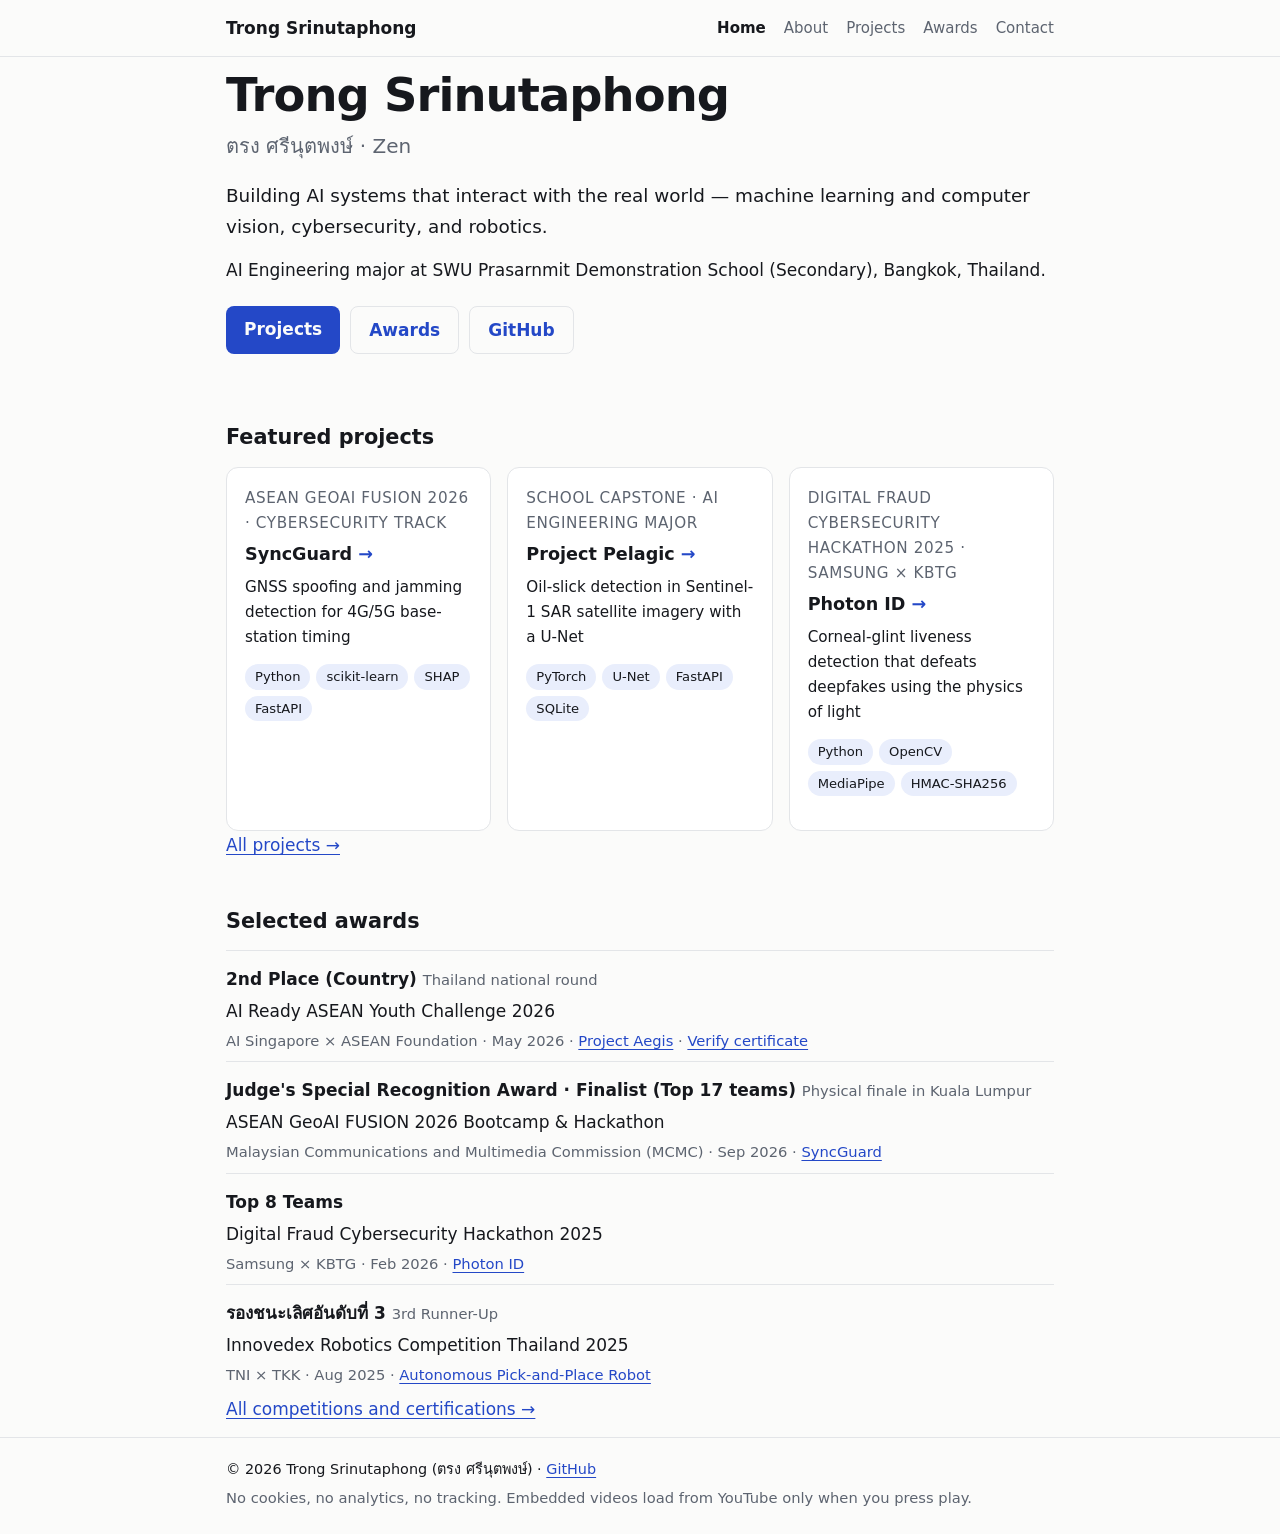
<file: index.html>
<!doctype html>
<html lang="en">
<head>
<meta charset="utf-8">
<meta name="viewport" content="width=device-width, initial-scale=1">
<title>Trong Srinutaphong (Zen) — ML, Computer Vision, Cybersecurity &amp; Robotics</title>
<meta name="description" content="Trong Srinutaphong (ตรง ศรีนุตพงษ์, Zen) — student developer in Bangkok building machine learning, computer vision, cybersecurity and robotics projects.">
<meta name="author" content="Trong Srinutaphong">
<link rel="canonical" href="https://trongsrinutaphong.vercel.app/">
<meta property="og:type" content="profile">
<meta property="og:site_name" content="Trong Srinutaphong">
<meta property="og:title" content="Trong Srinutaphong (Zen) — ML, Computer Vision, Cybersecurity &amp; Robotics">
<meta property="og:description" content="Trong Srinutaphong (ตรง ศรีนุตพงษ์, Zen) — student developer in Bangkok building machine learning, computer vision, cybersecurity and robotics projects.">
<meta property="og:url" content="https://trongsrinutaphong.vercel.app/">
<meta property="og:image" content="https://trongsrinutaphong.vercel.app/og.png">
<meta property="og:image:width" content="1200">
<meta property="og:image:height" content="630">
<meta property="og:image:alt" content="Trong Srinutaphong (ตรง ศรีนุตพงษ์) — ML, computer vision, cybersecurity and robotics">
<meta name="twitter:card" content="summary_large_image">
<meta name="twitter:title" content="Trong Srinutaphong (Zen) — ML, Computer Vision, Cybersecurity &amp; Robotics">
<meta name="twitter:description" content="Trong Srinutaphong (ตรง ศรีนุตพงษ์, Zen) — student developer in Bangkok building machine learning, computer vision, cybersecurity and robotics projects.">
<meta name="twitter:image" content="https://trongsrinutaphong.vercel.app/og.png">
<link rel="icon" href="/favicon.svg" type="image/svg+xml">
<link rel="stylesheet" href="/styles.css">
<meta name="google-site-verification" content="jW9n_i6yEAN34gKyQfr5KkFeoRcXkhDFv_XsUAGN0WI">
<script type="application/ld+json">
{
 "@context": "https://schema.org",
 "@graph": [
  {
   "@type": "Person",
   "@id": "https://trongsrinutaphong.vercel.app/#person",
   "name": "Trong Srinutaphong",
   "alternateName": [
    "ตรง ศรีนุตพงษ์",
    "Zen"
   ],
   "givenName": "Trong",
   "familyName": "Srinutaphong",
   "url": "https://trongsrinutaphong.vercel.app/",
   "image": "https://trongsrinutaphong.vercel.app/og.png",
   "description": "Student developer in Bangkok working on machine learning, computer vision, cybersecurity and robotics.",
   "knowsAbout": [
    "Machine learning",
    "Computer vision",
    "Cybersecurity",
    "Robotics"
   ],
   "sameAs": [
    "https://github.com/Zenzencat",
    "https://www.youtube.com/@ZenTrongSrinutaphong"
   ]
  },
  {
   "@type": "WebSite",
   "@id": "https://trongsrinutaphong.vercel.app/#website",
   "url": "https://trongsrinutaphong.vercel.app/",
   "name": "Trong Srinutaphong",
   "alternateName": [
    "ตรง ศรีนุตพงษ์",
    "Zen Srinutaphong"
   ],
   "author": {
    "@id": "https://trongsrinutaphong.vercel.app/#person"
   },
   "inLanguage": "en"
  },
  {
   "@type": "ProfilePage",
   "url": "https://trongsrinutaphong.vercel.app/",
   "name": "Trong Srinutaphong",
   "mainEntity": {
    "@id": "https://trongsrinutaphong.vercel.app/#person"
   },
   "dateModified": "2026-10-15"
  }
 ]
}
</script>
</head>
<body>
<header class="site-header"><div class="wrap">
<a class="brand" href="/">Trong Srinutaphong</a>
<nav aria-label="Main"><a href="/" aria-current="page">Home</a><a href="/about/">About</a><a href="/projects/">Projects</a><a href="/awards/">Awards</a><a href="/contact/">Contact</a></nav>
</div></header>
<main class="wrap">
<section class="hero">
<h1>Trong Srinutaphong</h1>
<p class="names"><span lang="th">ตรง ศรีนุตพงษ์</span> · Zen</p>
<p class="lead">Building AI systems that interact with the real world — machine learning and computer vision, cybersecurity, and robotics.</p>
<p>AI Engineering major at SWU Prasarnmit Demonstration School (Secondary), Bangkok, Thailand.</p>
<p class="cta"><a class="btn" href="/projects/">Projects</a> <a class="btn ghost" href="/awards/">Awards</a> <a class="btn ghost" href="https://github.com/Zenzencat" rel="me">GitHub</a></p>
</section>
<section>
<h2>Featured projects</h2>
<div class="grid"><article class="card">
<p class="kicker">ASEAN GeoAI FUSION 2026 · Cybersecurity track</p>
<h3><a href="/projects/syncguard/">SyncGuard</a></h3>
<p>GNSS spoofing and jamming detection for 4G/5G base-station timing</p>
<ul class="tags"><li>Python</li><li>scikit-learn</li><li>SHAP</li><li>FastAPI</li></ul>
</article><article class="card">
<p class="kicker">School capstone · AI Engineering major</p>
<h3><a href="/projects/pelagic/">Project Pelagic</a></h3>
<p>Oil-slick detection in Sentinel-1 SAR satellite imagery with a U-Net</p>
<ul class="tags"><li>PyTorch</li><li>U-Net</li><li>FastAPI</li><li>SQLite</li></ul>
</article><article class="card">
<p class="kicker">Digital Fraud Cybersecurity Hackathon 2025 · Samsung × KBTG</p>
<h3><a href="/projects/photon-id/">Photon ID</a></h3>
<p>Corneal-glint liveness detection that defeats deepfakes using the physics of light</p>
<ul class="tags"><li>Python</li><li>OpenCV</li><li>MediaPipe</li><li>HMAC-SHA256</li></ul>
</article></div>
<p><a href="/projects/">All projects →</a></p>
</section>
<section>
<h2>Selected awards</h2>
<ul class="awards"><li id="ai-ready" class="award">
<p class="award-name">2nd Place (Country) <span class="note">Thailand national round</span></p>
<p class="award-event">AI Ready ASEAN Youth Challenge 2026</p>
<p class="muted">AI Singapore × ASEAN Foundation · May 2026 · <a href="/projects/aegis/">Project Aegis</a> · <a href="https://www.virtualbadge.io/certificate-validator?credential=f7891a15-5e89-478b-bf9b-be5bb93799fa" rel="noopener">Verify certificate</a></p>
</li><li id="geoai" class="award">
<p class="award-name">Judge's Special Recognition Award · Finalist (Top 17 teams) <span class="note">Physical finale in Kuala Lumpur</span></p>
<p class="award-event">ASEAN GeoAI FUSION 2026 Bootcamp &amp; Hackathon</p>
<p class="muted">Malaysian Communications and Multimedia Commission (MCMC) · Sep 2026 · <a href="/projects/syncguard/">SyncGuard</a></p>
</li><li id="samsung-kbtg" class="award">
<p class="award-name">Top 8 Teams </p>
<p class="award-event">Digital Fraud Cybersecurity Hackathon 2025</p>
<p class="muted">Samsung × KBTG · Feb 2026 · <a href="/projects/photon-id/">Photon ID</a></p>
</li><li id="innovedex" class="award">
<p class="award-name"><span lang="th">รองชนะเลิศอันดับที่ 3</span> <span class="note">3rd Runner-Up</span></p>
<p class="award-event">Innovedex Robotics Competition Thailand 2025</p>
<p class="muted">TNI × TKK · Aug 2025 · <a href="/projects/pick-and-place-robot/">Autonomous Pick-and-Place Robot</a></p>
</li></ul>
<p><a href="/awards/">All competitions and certifications →</a></p>
</section>
</main>
<footer class="site-footer"><div class="wrap">
<p>© 2026 Trong Srinutaphong (<span lang="th">ตรง ศรีนุตพงษ์</span>) · <a href="https://github.com/Zenzencat" rel="me">GitHub</a></p>
<p class="muted">No cookies, no analytics, no tracking. Embedded videos load from YouTube only when you press play.</p>
</div></footer>
</body>
</html>
</file>
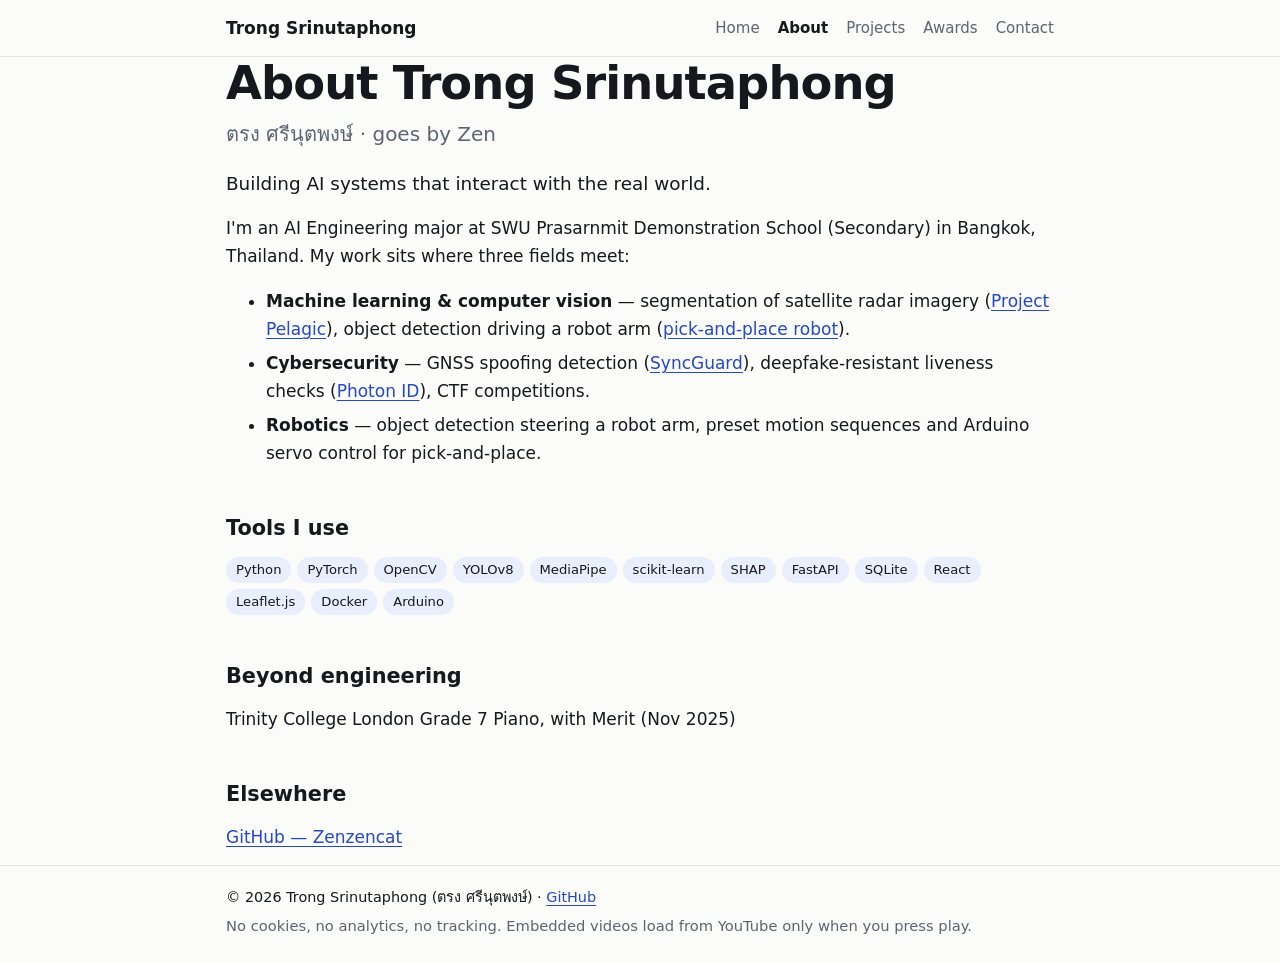
<file: about/index.html>
<!doctype html>
<html lang="en">
<head>
<meta charset="utf-8">
<meta name="viewport" content="width=device-width, initial-scale=1">
<title>About — Trong Srinutaphong (Zen)</title>
<meta name="description" content="About Trong Srinutaphong (ตรง ศรีนุตพงษ์), an AI Engineering student in Bangkok working on ML, computer vision, cybersecurity and robotics.">
<meta name="author" content="Trong Srinutaphong">
<link rel="canonical" href="https://trongsrinutaphong.vercel.app/about/">
<meta property="og:type" content="website">
<meta property="og:site_name" content="Trong Srinutaphong">
<meta property="og:title" content="About — Trong Srinutaphong (Zen)">
<meta property="og:description" content="About Trong Srinutaphong (ตรง ศรีนุตพงษ์), an AI Engineering student in Bangkok working on ML, computer vision, cybersecurity and robotics.">
<meta property="og:url" content="https://trongsrinutaphong.vercel.app/about/">
<meta property="og:image" content="https://trongsrinutaphong.vercel.app/og.png">
<meta property="og:image:width" content="1200">
<meta property="og:image:height" content="630">
<meta property="og:image:alt" content="Trong Srinutaphong (ตรง ศรีนุตพงษ์) — ML, computer vision, cybersecurity and robotics">
<meta name="twitter:card" content="summary_large_image">
<meta name="twitter:title" content="About — Trong Srinutaphong (Zen)">
<meta name="twitter:description" content="About Trong Srinutaphong (ตรง ศรีนุตพงษ์), an AI Engineering student in Bangkok working on ML, computer vision, cybersecurity and robotics.">
<meta name="twitter:image" content="https://trongsrinutaphong.vercel.app/og.png">
<link rel="icon" href="/favicon.svg" type="image/svg+xml">
<link rel="stylesheet" href="/styles.css">
<script type="application/ld+json">
{
 "@context": "https://schema.org",
 "@graph": [
  {
   "@type": "Person",
   "@id": "https://trongsrinutaphong.vercel.app/#person",
   "name": "Trong Srinutaphong",
   "alternateName": [
    "ตรง ศรีนุตพงษ์",
    "Zen"
   ],
   "givenName": "Trong",
   "familyName": "Srinutaphong",
   "url": "https://trongsrinutaphong.vercel.app/",
   "image": "https://trongsrinutaphong.vercel.app/og.png",
   "description": "Student developer in Bangkok working on machine learning, computer vision, cybersecurity and robotics.",
   "knowsAbout": [
    "Machine learning",
    "Computer vision",
    "Cybersecurity",
    "Robotics"
   ],
   "sameAs": [
    "https://github.com/Zenzencat",
    "https://www.youtube.com/@ZenTrongSrinutaphong"
   ]
  },
  {
   "@type": "AboutPage",
   "url": "https://trongsrinutaphong.vercel.app/about/",
   "mainEntity": {
    "@id": "https://trongsrinutaphong.vercel.app/#person"
   }
  }
 ]
}
</script>
</head>
<body>
<header class="site-header"><div class="wrap">
<a class="brand" href="/">Trong Srinutaphong</a>
<nav aria-label="Main"><a href="/">Home</a><a href="/about/" aria-current="page">About</a><a href="/projects/">Projects</a><a href="/awards/">Awards</a><a href="/contact/">Contact</a></nav>
</div></header>
<main class="wrap">
<h1>About Trong Srinutaphong</h1>
<p class="names"><span lang="th">ตรง ศรีนุตพงษ์</span> · goes by Zen</p>
<p class="lead">Building AI systems that interact with the real world.</p>
<!-- TODO(Zen): replace or extend this intro with your own text. -->
<p>I'm an AI Engineering major at SWU Prasarnmit Demonstration School (Secondary) in Bangkok, Thailand. My work sits where three fields meet:</p>
<ul class="focus">
<li><strong>Machine learning &amp; computer vision</strong> — segmentation of satellite radar imagery (<a href="/projects/pelagic/">Project Pelagic</a>), object detection driving a robot arm (<a href="/projects/pick-and-place-robot/">pick-and-place robot</a>).</li>
<li><strong>Cybersecurity</strong> — GNSS spoofing detection (<a href="/projects/syncguard/">SyncGuard</a>), deepfake-resistant liveness checks (<a href="/projects/photon-id/">Photon ID</a>), CTF competitions.</li>
<li><strong>Robotics</strong> — object detection steering a robot arm, preset motion sequences and Arduino servo control for pick-and-place.</li>
</ul>
<h2>Tools I use</h2>
<ul class="tags"><li>Python</li><li>PyTorch</li><li>OpenCV</li><li>YOLOv8</li><li>MediaPipe</li><li>scikit-learn</li><li>SHAP</li><li>FastAPI</li><li>SQLite</li><li>React</li><li>Leaflet.js</li><li>Docker</li><li>Arduino</li></ul>
<h2>Beyond engineering</h2>
<p>Trinity College London Grade 7 Piano, with Merit (Nov 2025)</p>
<h2>Elsewhere</h2>
<p><a href="https://github.com/Zenzencat" rel="me">GitHub — Zenzencat</a></p>
</main>
<footer class="site-footer"><div class="wrap">
<p>© 2026 Trong Srinutaphong (<span lang="th">ตรง ศรีนุตพงษ์</span>) · <a href="https://github.com/Zenzencat" rel="me">GitHub</a></p>
<p class="muted">No cookies, no analytics, no tracking. Embedded videos load from YouTube only when you press play.</p>
</div></footer>
</body>
</html>
</file>
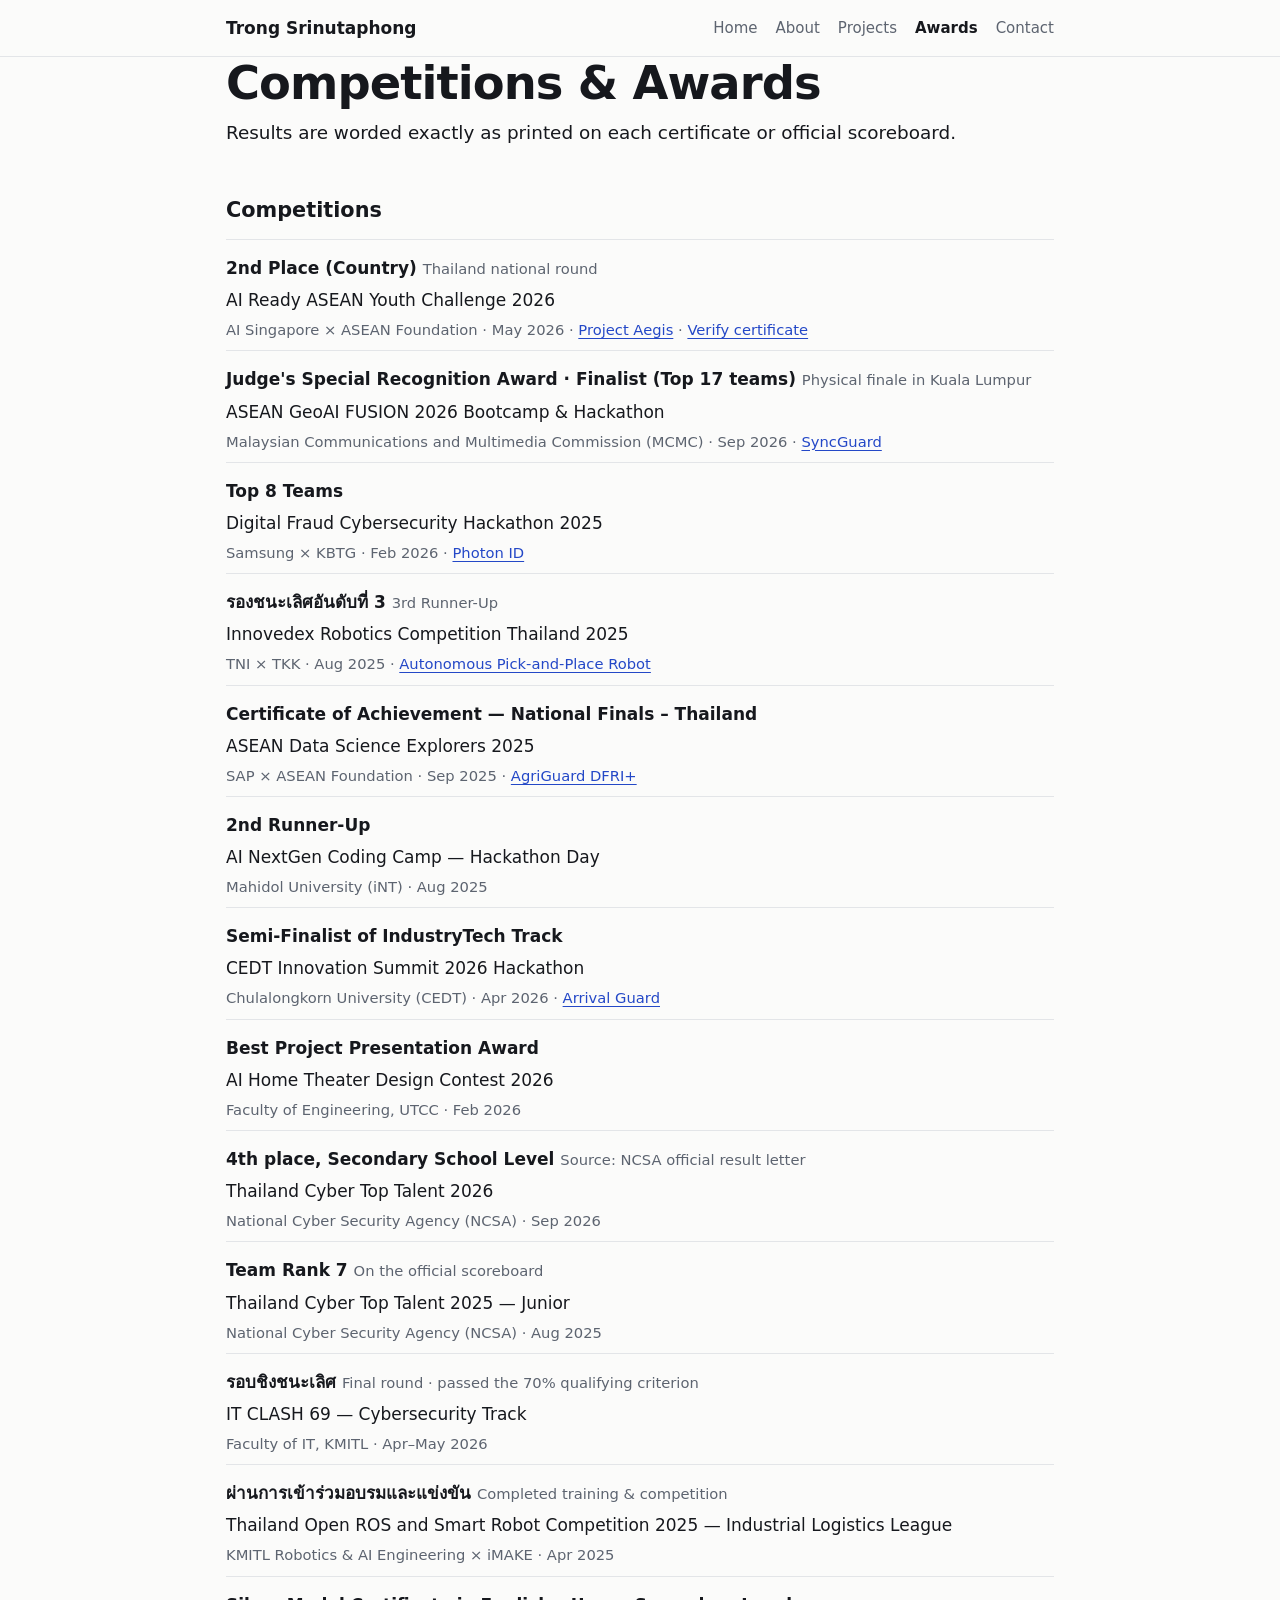
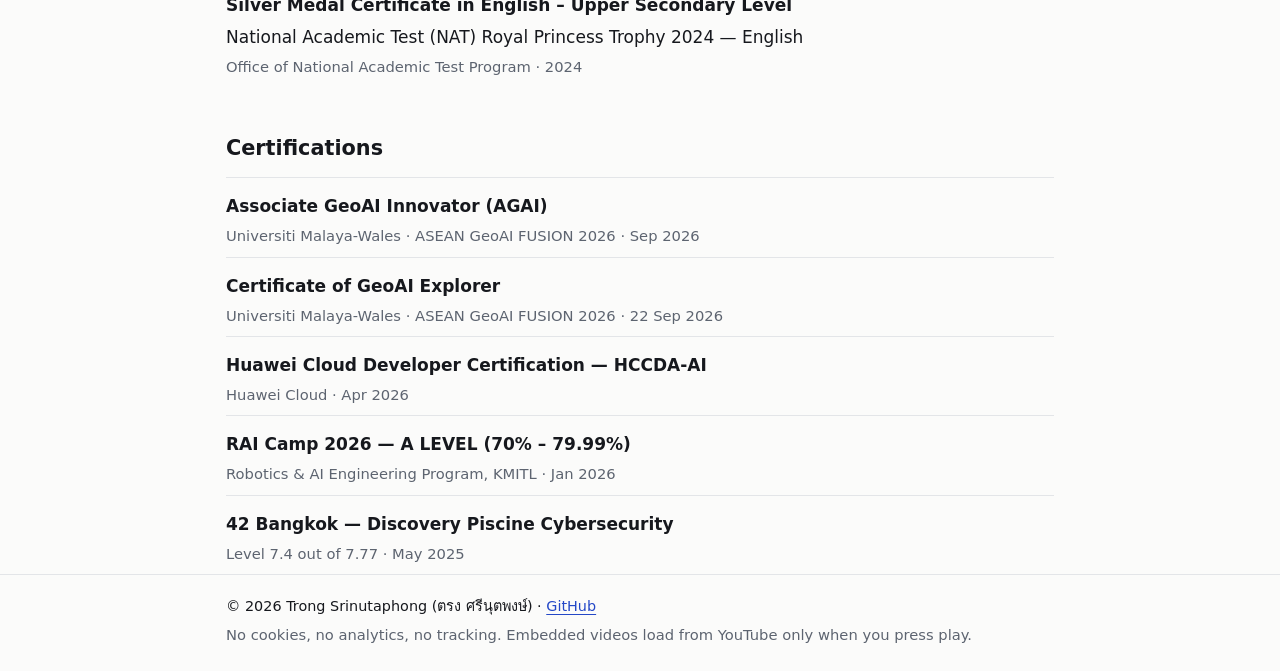
<file: awards/index.html>
<!doctype html>
<html lang="en">
<head>
<meta charset="utf-8">
<meta name="viewport" content="width=device-width, initial-scale=1">
<title>Competitions &amp; Awards — Trong Srinutaphong</title>
<meta name="description" content="Competition results and certifications of Trong Srinutaphong (Zen): AI Ready ASEAN, ASEAN GeoAI FUSION, Samsung × KBTG, Innovedex and more.">
<meta name="author" content="Trong Srinutaphong">
<link rel="canonical" href="https://trongsrinutaphong.vercel.app/awards/">
<meta property="og:type" content="website">
<meta property="og:site_name" content="Trong Srinutaphong">
<meta property="og:title" content="Competitions &amp; Awards — Trong Srinutaphong">
<meta property="og:description" content="Competition results and certifications of Trong Srinutaphong (Zen): AI Ready ASEAN, ASEAN GeoAI FUSION, Samsung × KBTG, Innovedex and more.">
<meta property="og:url" content="https://trongsrinutaphong.vercel.app/awards/">
<meta property="og:image" content="https://trongsrinutaphong.vercel.app/og.png">
<meta property="og:image:width" content="1200">
<meta property="og:image:height" content="630">
<meta property="og:image:alt" content="Trong Srinutaphong (ตรง ศรีนุตพงษ์) — ML, computer vision, cybersecurity and robotics">
<meta name="twitter:card" content="summary_large_image">
<meta name="twitter:title" content="Competitions &amp; Awards — Trong Srinutaphong">
<meta name="twitter:description" content="Competition results and certifications of Trong Srinutaphong (Zen): AI Ready ASEAN, ASEAN GeoAI FUSION, Samsung × KBTG, Innovedex and more.">
<meta name="twitter:image" content="https://trongsrinutaphong.vercel.app/og.png">
<link rel="icon" href="/favicon.svg" type="image/svg+xml">
<link rel="stylesheet" href="/styles.css">
<script type="application/ld+json">
{
 "@context": "https://schema.org",
 "@graph": [
  {
   "@type": "Person",
   "@id": "https://trongsrinutaphong.vercel.app/#person",
   "name": "Trong Srinutaphong",
   "alternateName": [
    "ตรง ศรีนุตพงษ์",
    "Zen"
   ],
   "givenName": "Trong",
   "familyName": "Srinutaphong",
   "url": "https://trongsrinutaphong.vercel.app/",
   "image": "https://trongsrinutaphong.vercel.app/og.png",
   "description": "Student developer in Bangkok working on machine learning, computer vision, cybersecurity and robotics.",
   "knowsAbout": [
    "Machine learning",
    "Computer vision",
    "Cybersecurity",
    "Robotics"
   ],
   "sameAs": [
    "https://github.com/Zenzencat",
    "https://www.youtube.com/@ZenTrongSrinutaphong"
   ]
  }
 ]
}
</script>
</head>
<body>
<header class="site-header"><div class="wrap">
<a class="brand" href="/">Trong Srinutaphong</a>
<nav aria-label="Main"><a href="/">Home</a><a href="/about/">About</a><a href="/projects/">Projects</a><a href="/awards/" aria-current="page">Awards</a><a href="/contact/">Contact</a></nav>
</div></header>
<main class="wrap">
<h1>Competitions &amp; Awards</h1>
<p class="lead">Results are worded exactly as printed on each certificate or official scoreboard.</p>
<h2>Competitions</h2>
<ul class="awards"><li id="ai-ready" class="award">
<p class="award-name">2nd Place (Country) <span class="note">Thailand national round</span></p>
<p class="award-event">AI Ready ASEAN Youth Challenge 2026</p>
<p class="muted">AI Singapore × ASEAN Foundation · May 2026 · <a href="/projects/aegis/">Project Aegis</a> · <a href="https://www.virtualbadge.io/certificate-validator?credential=f7891a15-5e89-478b-bf9b-be5bb93799fa" rel="noopener">Verify certificate</a></p>
</li><li id="geoai" class="award">
<p class="award-name">Judge's Special Recognition Award · Finalist (Top 17 teams) <span class="note">Physical finale in Kuala Lumpur</span></p>
<p class="award-event">ASEAN GeoAI FUSION 2026 Bootcamp &amp; Hackathon</p>
<p class="muted">Malaysian Communications and Multimedia Commission (MCMC) · Sep 2026 · <a href="/projects/syncguard/">SyncGuard</a></p>
</li><li id="samsung-kbtg" class="award">
<p class="award-name">Top 8 Teams </p>
<p class="award-event">Digital Fraud Cybersecurity Hackathon 2025</p>
<p class="muted">Samsung × KBTG · Feb 2026 · <a href="/projects/photon-id/">Photon ID</a></p>
</li><li id="innovedex" class="award">
<p class="award-name"><span lang="th">รองชนะเลิศอันดับที่ 3</span> <span class="note">3rd Runner-Up</span></p>
<p class="award-event">Innovedex Robotics Competition Thailand 2025</p>
<p class="muted">TNI × TKK · Aug 2025 · <a href="/projects/pick-and-place-robot/">Autonomous Pick-and-Place Robot</a></p>
</li><li id="adse" class="award">
<p class="award-name">Certificate of Achievement — National Finals – Thailand </p>
<p class="award-event">ASEAN Data Science Explorers 2025</p>
<p class="muted">SAP × ASEAN Foundation · Sep 2025 · <a href="/projects/agriguard/">AgriGuard DFRI+</a></p>
</li><li id="ai-nextgen" class="award">
<p class="award-name">2nd Runner-Up </p>
<p class="award-event">AI NextGen Coding Camp — Hackathon Day</p>
<p class="muted">Mahidol University (iNT) · Aug 2025</p>
</li><li id="cedt" class="award">
<p class="award-name">Semi-Finalist of IndustryTech Track </p>
<p class="award-event">CEDT Innovation Summit 2026 Hackathon</p>
<p class="muted">Chulalongkorn University (CEDT) · Apr 2026 · <a href="/projects/arrival-guard/">Arrival Guard</a></p>
</li><li id="utcc" class="award">
<p class="award-name">Best Project Presentation Award </p>
<p class="award-event">AI Home Theater Design Contest 2026</p>
<p class="muted">Faculty of Engineering, UTCC · Feb 2026</p>
</li><li id="tctt-2026" class="award">
<p class="award-name">4th place, Secondary School Level <span class="note">Source: NCSA official result letter</span></p>
<p class="award-event">Thailand Cyber Top Talent 2026</p>
<p class="muted">National Cyber Security Agency (NCSA) · Sep 2026</p>
</li><li id="tctt-2025" class="award">
<p class="award-name">Team Rank 7 <span class="note">On the official scoreboard</span></p>
<p class="award-event">Thailand Cyber Top Talent 2025 — Junior</p>
<p class="muted">National Cyber Security Agency (NCSA) · Aug 2025</p>
</li><li id="it-clash" class="award">
<p class="award-name"><span lang="th">รอบชิงชนะเลิศ</span> <span class="note">Final round · passed the 70% qualifying criterion</span></p>
<p class="award-event">IT CLASH 69 — Cybersecurity Track</p>
<p class="muted">Faculty of IT, KMITL · Apr–May 2026</p>
</li><li id="ros-2025" class="award">
<p class="award-name"><span lang="th">ผ่านการเข้าร่วมอบรมและแข่งขัน</span> <span class="note">Completed training &amp; competition</span></p>
<p class="award-event">Thailand Open ROS and Smart Robot Competition 2025 — Industrial Logistics League</p>
<p class="muted">KMITL Robotics &amp; AI Engineering × iMAKE · Apr 2025</p>
</li><li id="nat-2024" class="award">
<p class="award-name">Silver Medal Certificate in English – Upper Secondary Level </p>
<p class="award-event">National Academic Test (NAT) Royal Princess Trophy 2024 — English</p>
<p class="muted">Office of National Academic Test Program · 2024</p>
</li></ul>
<h2>Certifications</h2>
<ul class="awards"><li class="award"><p class="award-name">Associate GeoAI Innovator (AGAI)</p><p class="muted">Universiti Malaya-Wales · ASEAN GeoAI FUSION 2026 · Sep 2026</p></li><li class="award"><p class="award-name">Certificate of GeoAI Explorer</p><p class="muted">Universiti Malaya-Wales · ASEAN GeoAI FUSION 2026 · 22 Sep 2026</p></li><li class="award"><p class="award-name">Huawei Cloud Developer Certification — HCCDA-AI</p><p class="muted">Huawei Cloud · Apr 2026</p></li><li class="award"><p class="award-name">RAI Camp 2026 — A LEVEL (70% – 79.99%)</p><p class="muted">Robotics &amp; AI Engineering Program, KMITL · Jan 2026</p></li><li class="award"><p class="award-name">42 Bangkok — Discovery Piscine Cybersecurity</p><p class="muted">Level 7.4 out of 7.77 · May 2025</p></li></ul>
</main>
<footer class="site-footer"><div class="wrap">
<p>© 2026 Trong Srinutaphong (<span lang="th">ตรง ศรีนุตพงษ์</span>) · <a href="https://github.com/Zenzencat" rel="me">GitHub</a></p>
<p class="muted">No cookies, no analytics, no tracking. Embedded videos load from YouTube only when you press play.</p>
</div></footer>
</body>
</html>
</file>
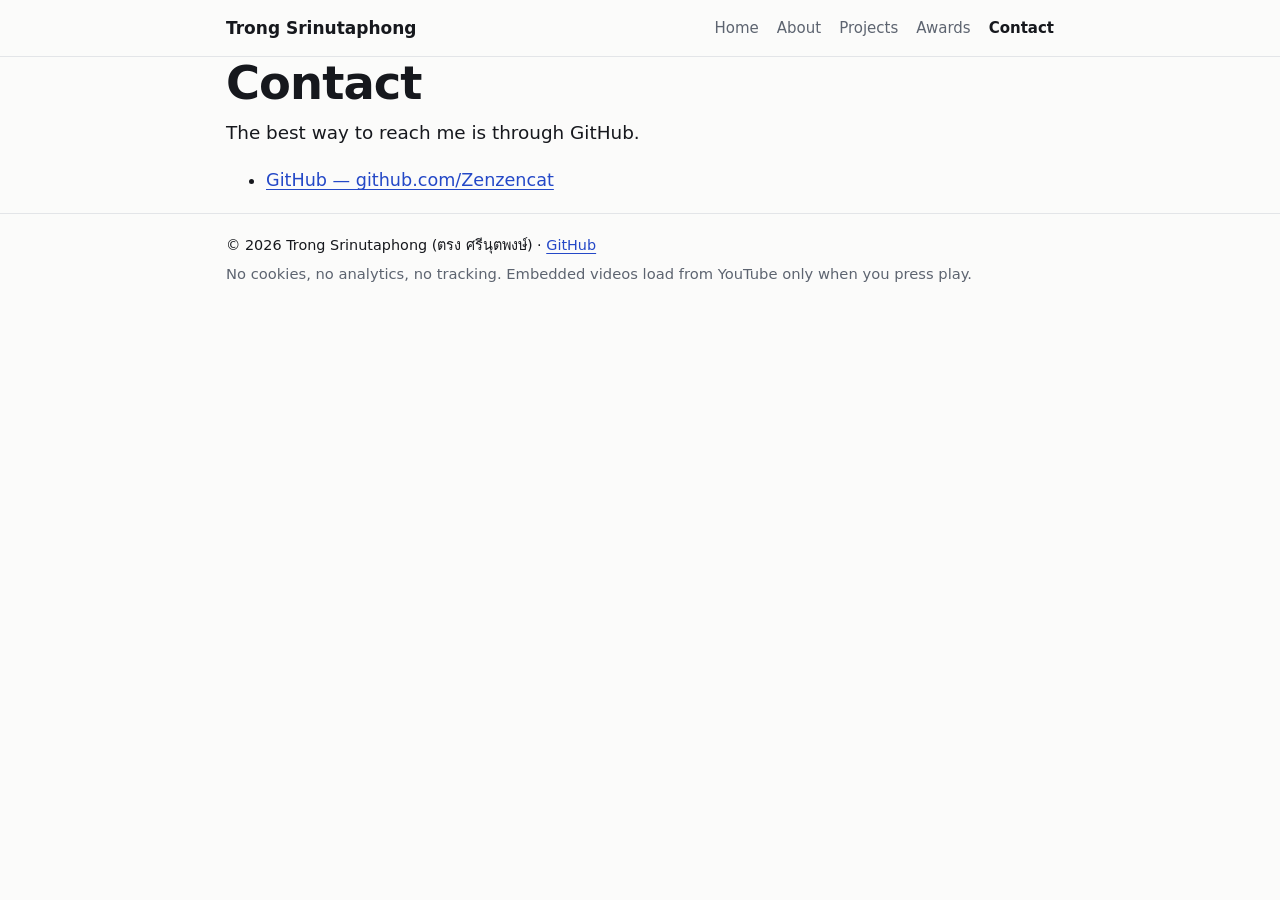
<file: contact/index.html>
<!doctype html>
<html lang="en">
<head>
<meta charset="utf-8">
<meta name="viewport" content="width=device-width, initial-scale=1">
<title>Contact — Trong Srinutaphong</title>
<meta name="description" content="How to contact Trong Srinutaphong (Zen).">
<meta name="author" content="Trong Srinutaphong">
<link rel="canonical" href="https://trongsrinutaphong.vercel.app/contact/">
<meta property="og:type" content="website">
<meta property="og:site_name" content="Trong Srinutaphong">
<meta property="og:title" content="Contact — Trong Srinutaphong">
<meta property="og:description" content="How to contact Trong Srinutaphong (Zen).">
<meta property="og:url" content="https://trongsrinutaphong.vercel.app/contact/">
<meta property="og:image" content="https://trongsrinutaphong.vercel.app/og.png">
<meta property="og:image:width" content="1200">
<meta property="og:image:height" content="630">
<meta property="og:image:alt" content="Trong Srinutaphong (ตรง ศรีนุตพงษ์) — ML, computer vision, cybersecurity and robotics">
<meta name="twitter:card" content="summary_large_image">
<meta name="twitter:title" content="Contact — Trong Srinutaphong">
<meta name="twitter:description" content="How to contact Trong Srinutaphong (Zen).">
<meta name="twitter:image" content="https://trongsrinutaphong.vercel.app/og.png">
<link rel="icon" href="/favicon.svg" type="image/svg+xml">
<link rel="stylesheet" href="/styles.css">
<script type="application/ld+json">
{
 "@context": "https://schema.org",
 "@graph": [
  {
   "@type": "Person",
   "@id": "https://trongsrinutaphong.vercel.app/#person",
   "name": "Trong Srinutaphong",
   "alternateName": [
    "ตรง ศรีนุตพงษ์",
    "Zen"
   ],
   "givenName": "Trong",
   "familyName": "Srinutaphong",
   "url": "https://trongsrinutaphong.vercel.app/",
   "image": "https://trongsrinutaphong.vercel.app/og.png",
   "description": "Student developer in Bangkok working on machine learning, computer vision, cybersecurity and robotics.",
   "knowsAbout": [
    "Machine learning",
    "Computer vision",
    "Cybersecurity",
    "Robotics"
   ],
   "sameAs": [
    "https://github.com/Zenzencat",
    "https://www.youtube.com/@ZenTrongSrinutaphong"
   ]
  },
  {
   "@type": "ContactPage",
   "url": "https://trongsrinutaphong.vercel.app/contact/",
   "mainEntity": {
    "@id": "https://trongsrinutaphong.vercel.app/#person"
   }
  }
 ]
}
</script>
</head>
<body>
<header class="site-header"><div class="wrap">
<a class="brand" href="/">Trong Srinutaphong</a>
<nav aria-label="Main"><a href="/">Home</a><a href="/about/">About</a><a href="/projects/">Projects</a><a href="/awards/">Awards</a><a href="/contact/" aria-current="page">Contact</a></nav>
</div></header>
<main class="wrap">
<h1>Contact</h1>
<p class="lead">The best way to reach me is through GitHub.</p>
<ul class="contact">
<li><a href="https://github.com/Zenzencat" rel="me">GitHub — github.com/Zenzencat</a></li>
<!-- TODO(Zen): LinkedIn link -->
<!-- TODO(Zen): dedicated contact email (not a personal address) -->
</ul>
</main>
<footer class="site-footer"><div class="wrap">
<p>© 2026 Trong Srinutaphong (<span lang="th">ตรง ศรีนุตพงษ์</span>) · <a href="https://github.com/Zenzencat" rel="me">GitHub</a></p>
<p class="muted">No cookies, no analytics, no tracking. Embedded videos load from YouTube only when you press play.</p>
</div></footer>
</body>
</html>
</file>
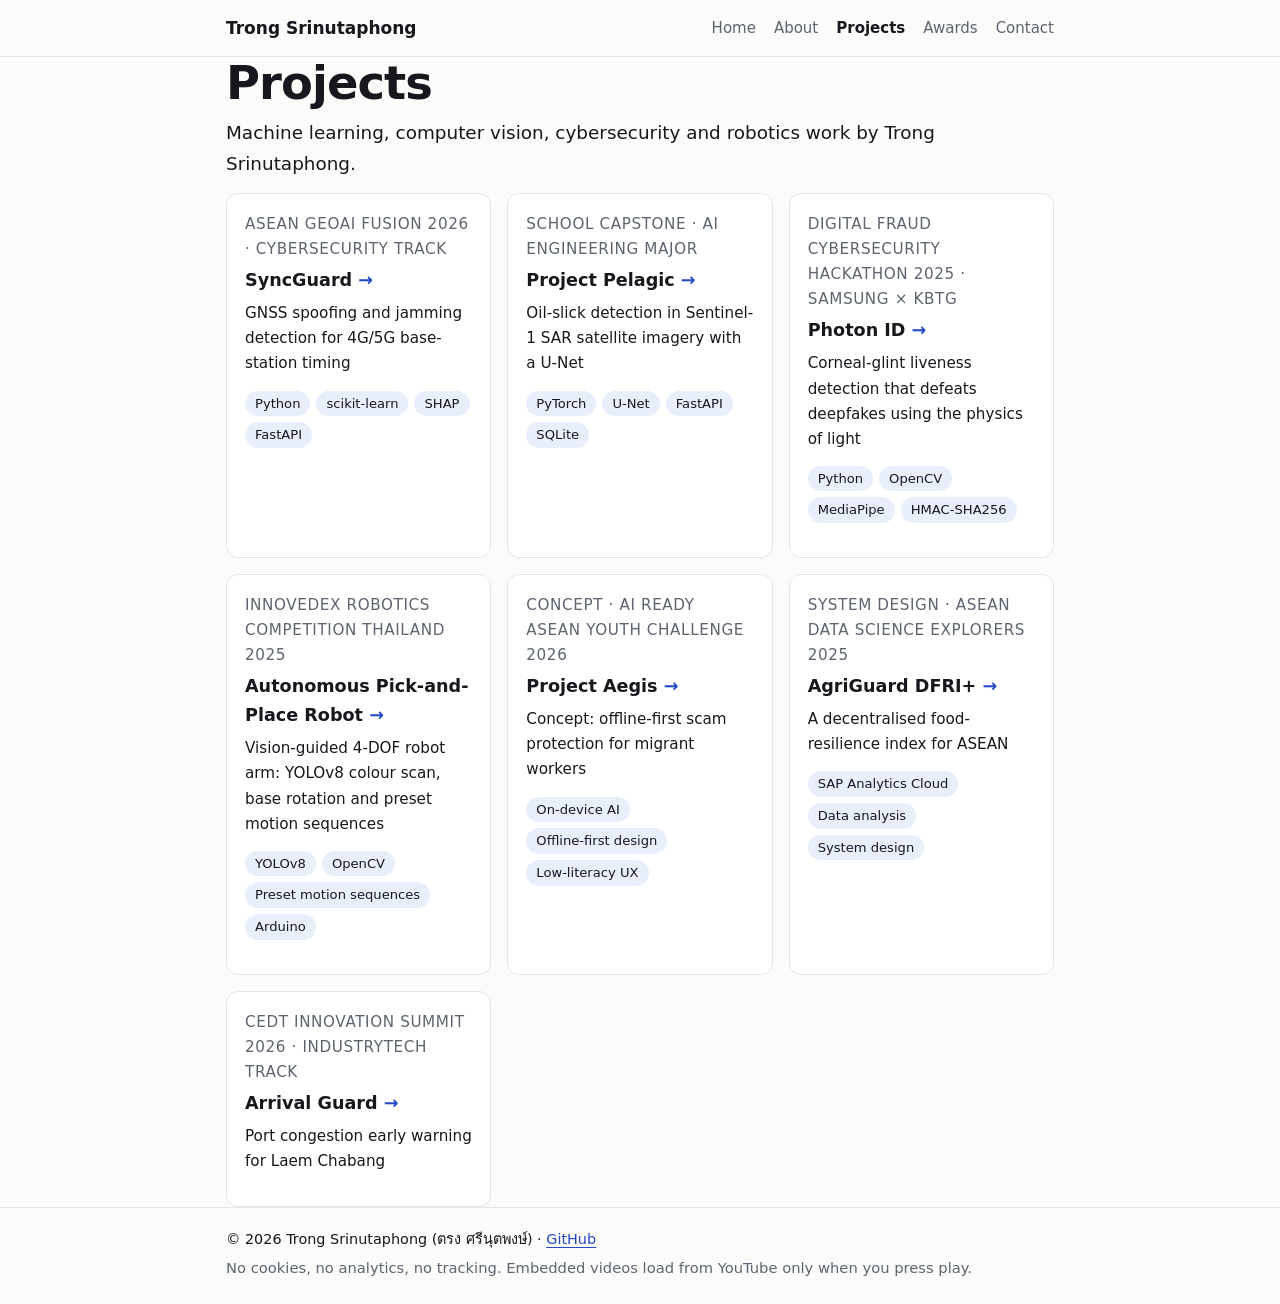
<file: projects/index.html>
<!doctype html>
<html lang="en">
<head>
<meta charset="utf-8">
<meta name="viewport" content="width=device-width, initial-scale=1">
<title>Projects — Trong Srinutaphong</title>
<meta name="description" content="Projects by Trong Srinutaphong (Zen): GNSS spoofing detection, SAR oil-slick segmentation, deepfake-resistant liveness, robotics.">
<meta name="author" content="Trong Srinutaphong">
<link rel="canonical" href="https://trongsrinutaphong.vercel.app/projects/">
<meta property="og:type" content="website">
<meta property="og:site_name" content="Trong Srinutaphong">
<meta property="og:title" content="Projects — Trong Srinutaphong">
<meta property="og:description" content="Projects by Trong Srinutaphong (Zen): GNSS spoofing detection, SAR oil-slick segmentation, deepfake-resistant liveness, robotics.">
<meta property="og:url" content="https://trongsrinutaphong.vercel.app/projects/">
<meta property="og:image" content="https://trongsrinutaphong.vercel.app/og.png">
<meta property="og:image:width" content="1200">
<meta property="og:image:height" content="630">
<meta property="og:image:alt" content="Trong Srinutaphong (ตรง ศรีนุตพงษ์) — ML, computer vision, cybersecurity and robotics">
<meta name="twitter:card" content="summary_large_image">
<meta name="twitter:title" content="Projects — Trong Srinutaphong">
<meta name="twitter:description" content="Projects by Trong Srinutaphong (Zen): GNSS spoofing detection, SAR oil-slick segmentation, deepfake-resistant liveness, robotics.">
<meta name="twitter:image" content="https://trongsrinutaphong.vercel.app/og.png">
<link rel="icon" href="/favicon.svg" type="image/svg+xml">
<link rel="stylesheet" href="/styles.css">
<script type="application/ld+json">
{
 "@context": "https://schema.org",
 "@graph": [
  {
   "@type": "Person",
   "@id": "https://trongsrinutaphong.vercel.app/#person",
   "name": "Trong Srinutaphong",
   "alternateName": [
    "ตรง ศรีนุตพงษ์",
    "Zen"
   ],
   "givenName": "Trong",
   "familyName": "Srinutaphong",
   "url": "https://trongsrinutaphong.vercel.app/",
   "image": "https://trongsrinutaphong.vercel.app/og.png",
   "description": "Student developer in Bangkok working on machine learning, computer vision, cybersecurity and robotics.",
   "knowsAbout": [
    "Machine learning",
    "Computer vision",
    "Cybersecurity",
    "Robotics"
   ],
   "sameAs": [
    "https://github.com/Zenzencat",
    "https://www.youtube.com/@ZenTrongSrinutaphong"
   ]
  },
  {
   "@type": "CollectionPage",
   "url": "https://trongsrinutaphong.vercel.app/projects/",
   "name": "Projects",
   "hasPart": [
    {
     "@type": "CreativeWork",
     "name": "SyncGuard",
     "url": "https://trongsrinutaphong.vercel.app/projects/syncguard/"
    },
    {
     "@type": "CreativeWork",
     "name": "Project Pelagic",
     "url": "https://trongsrinutaphong.vercel.app/projects/pelagic/"
    },
    {
     "@type": "CreativeWork",
     "name": "Photon ID",
     "url": "https://trongsrinutaphong.vercel.app/projects/photon-id/"
    },
    {
     "@type": "CreativeWork",
     "name": "Autonomous Pick-and-Place Robot",
     "url": "https://trongsrinutaphong.vercel.app/projects/pick-and-place-robot/"
    },
    {
     "@type": "CreativeWork",
     "name": "Project Aegis",
     "url": "https://trongsrinutaphong.vercel.app/projects/aegis/"
    },
    {
     "@type": "CreativeWork",
     "name": "AgriGuard DFRI+",
     "url": "https://trongsrinutaphong.vercel.app/projects/agriguard/"
    },
    {
     "@type": "CreativeWork",
     "name": "Arrival Guard",
     "url": "https://trongsrinutaphong.vercel.app/projects/arrival-guard/"
    }
   ]
  }
 ]
}
</script>
</head>
<body>
<header class="site-header"><div class="wrap">
<a class="brand" href="/">Trong Srinutaphong</a>
<nav aria-label="Main"><a href="/">Home</a><a href="/about/">About</a><a href="/projects/" aria-current="page">Projects</a><a href="/awards/">Awards</a><a href="/contact/">Contact</a></nav>
</div></header>
<main class="wrap">
<h1>Projects</h1>
<p class="lead">Machine learning, computer vision, cybersecurity and robotics work by Trong Srinutaphong.</p>
<div class="grid"><article class="card">
<p class="kicker">ASEAN GeoAI FUSION 2026 · Cybersecurity track</p>
<h3><a href="/projects/syncguard/">SyncGuard</a></h3>
<p>GNSS spoofing and jamming detection for 4G/5G base-station timing</p>
<ul class="tags"><li>Python</li><li>scikit-learn</li><li>SHAP</li><li>FastAPI</li></ul>
</article><article class="card">
<p class="kicker">School capstone · AI Engineering major</p>
<h3><a href="/projects/pelagic/">Project Pelagic</a></h3>
<p>Oil-slick detection in Sentinel-1 SAR satellite imagery with a U-Net</p>
<ul class="tags"><li>PyTorch</li><li>U-Net</li><li>FastAPI</li><li>SQLite</li></ul>
</article><article class="card">
<p class="kicker">Digital Fraud Cybersecurity Hackathon 2025 · Samsung × KBTG</p>
<h3><a href="/projects/photon-id/">Photon ID</a></h3>
<p>Corneal-glint liveness detection that defeats deepfakes using the physics of light</p>
<ul class="tags"><li>Python</li><li>OpenCV</li><li>MediaPipe</li><li>HMAC-SHA256</li></ul>
</article><article class="card">
<p class="kicker">Innovedex Robotics Competition Thailand 2025</p>
<h3><a href="/projects/pick-and-place-robot/">Autonomous Pick-and-Place Robot</a></h3>
<p>Vision-guided 4-DOF robot arm: YOLOv8 colour scan, base rotation and preset motion sequences</p>
<ul class="tags"><li>YOLOv8</li><li>OpenCV</li><li>Preset motion sequences</li><li>Arduino</li></ul>
</article><article class="card">
<p class="kicker">Concept · AI Ready ASEAN Youth Challenge 2026</p>
<h3><a href="/projects/aegis/">Project Aegis</a></h3>
<p>Concept: offline-first scam protection for migrant workers</p>
<ul class="tags"><li>On-device AI</li><li>Offline-first design</li><li>Low-literacy UX</li></ul>
</article><article class="card">
<p class="kicker">System design · ASEAN Data Science Explorers 2025</p>
<h3><a href="/projects/agriguard/">AgriGuard DFRI+</a></h3>
<p>A decentralised food-resilience index for ASEAN</p>
<ul class="tags"><li>SAP Analytics Cloud</li><li>Data analysis</li><li>System design</li></ul>
</article><article class="card">
<p class="kicker">CEDT Innovation Summit 2026 · IndustryTech Track</p>
<h3><a href="/projects/arrival-guard/">Arrival Guard</a></h3>
<p>Port congestion early warning for Laem Chabang</p>

</article></div>
</main>
<footer class="site-footer"><div class="wrap">
<p>© 2026 Trong Srinutaphong (<span lang="th">ตรง ศรีนุตพงษ์</span>) · <a href="https://github.com/Zenzencat" rel="me">GitHub</a></p>
<p class="muted">No cookies, no analytics, no tracking. Embedded videos load from YouTube only when you press play.</p>
</div></footer>
</body>
</html>
</file>
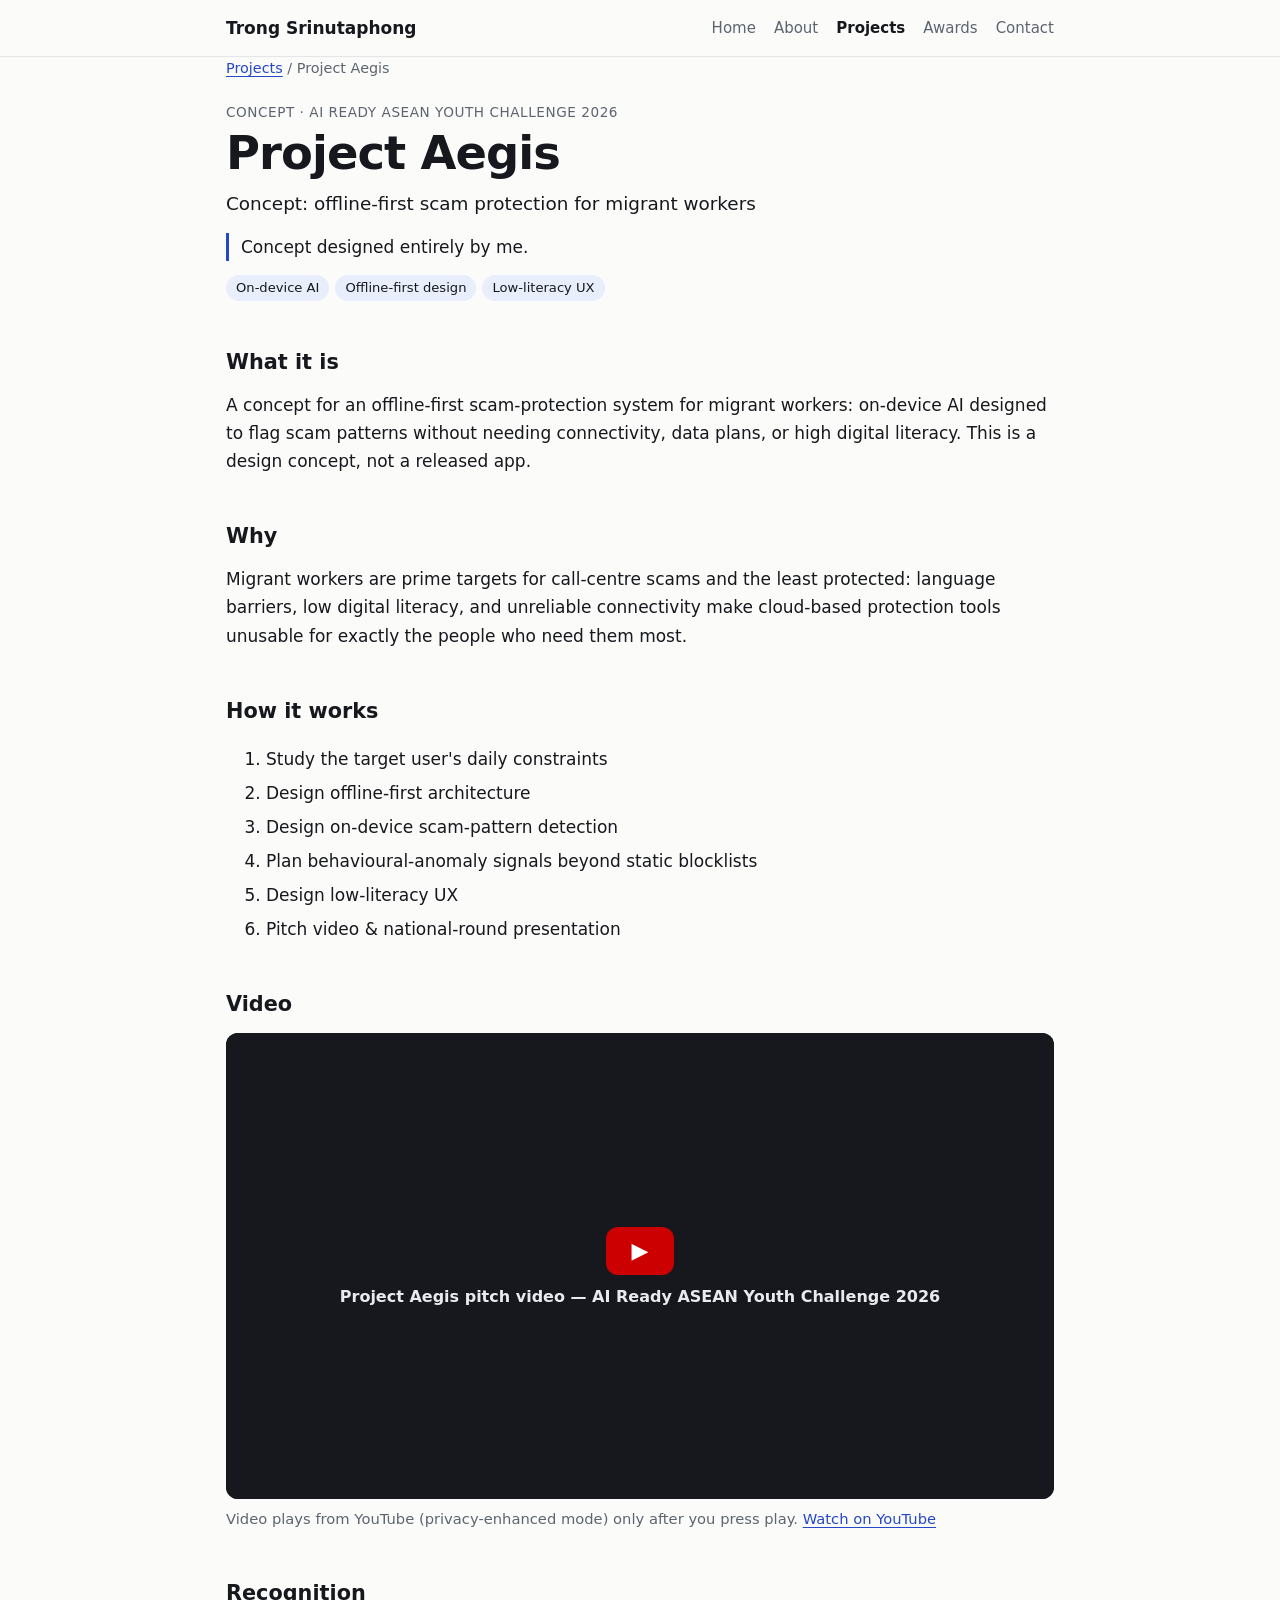
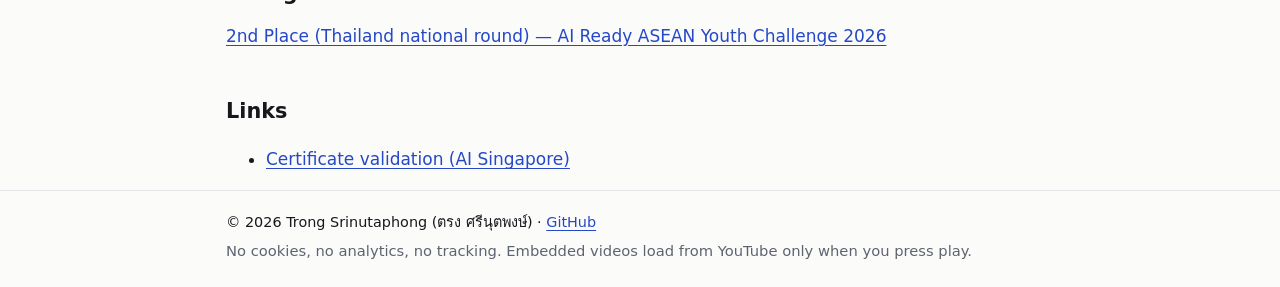
<file: projects/aegis/index.html>
<!doctype html>
<html lang="en">
<head>
<meta charset="utf-8">
<meta name="viewport" content="width=device-width, initial-scale=1">
<title>Project Aegis — Trong Srinutaphong</title>
<meta name="description" content="Project Aegis by Trong Srinutaphong (Zen): Concept: offline-first scam protection for migrant workers.">
<meta name="author" content="Trong Srinutaphong">
<link rel="canonical" href="https://trongsrinutaphong.vercel.app/projects/aegis/">
<meta property="og:type" content="website">
<meta property="og:site_name" content="Trong Srinutaphong">
<meta property="og:title" content="Project Aegis — Trong Srinutaphong">
<meta property="og:description" content="Project Aegis by Trong Srinutaphong (Zen): Concept: offline-first scam protection for migrant workers.">
<meta property="og:url" content="https://trongsrinutaphong.vercel.app/projects/aegis/">
<meta property="og:image" content="https://trongsrinutaphong.vercel.app/og.png">
<meta property="og:image:width" content="1200">
<meta property="og:image:height" content="630">
<meta property="og:image:alt" content="Trong Srinutaphong (ตรง ศรีนุตพงษ์) — ML, computer vision, cybersecurity and robotics">
<meta name="twitter:card" content="summary_large_image">
<meta name="twitter:title" content="Project Aegis — Trong Srinutaphong">
<meta name="twitter:description" content="Project Aegis by Trong Srinutaphong (Zen): Concept: offline-first scam protection for migrant workers.">
<meta name="twitter:image" content="https://trongsrinutaphong.vercel.app/og.png">
<link rel="icon" href="/favicon.svg" type="image/svg+xml">
<link rel="stylesheet" href="/styles.css">
<script type="application/ld+json">
{
 "@context": "https://schema.org",
 "@graph": [
  {
   "@type": "Person",
   "@id": "https://trongsrinutaphong.vercel.app/#person",
   "name": "Trong Srinutaphong",
   "alternateName": [
    "ตรง ศรีนุตพงษ์",
    "Zen"
   ],
   "givenName": "Trong",
   "familyName": "Srinutaphong",
   "url": "https://trongsrinutaphong.vercel.app/",
   "image": "https://trongsrinutaphong.vercel.app/og.png",
   "description": "Student developer in Bangkok working on machine learning, computer vision, cybersecurity and robotics.",
   "knowsAbout": [
    "Machine learning",
    "Computer vision",
    "Cybersecurity",
    "Robotics"
   ],
   "sameAs": [
    "https://github.com/Zenzencat",
    "https://www.youtube.com/@ZenTrongSrinutaphong"
   ]
  },
  {
   "@type": "CreativeWork",
   "name": "Project Aegis",
   "url": "https://trongsrinutaphong.vercel.app/projects/aegis/",
   "description": "Concept: offline-first scam protection for migrant workers",
   "creator": {
    "@id": "https://trongsrinutaphong.vercel.app/#person"
   },
   "dateCreated": "2026-05",
   "keywords": "On-device AI, Offline-first design, Low-literacy UX",
   "video": {
    "@type": "VideoObject",
    "name": "Project Aegis pitch video — AI Ready ASEAN Youth Challenge 2026",
    "embedUrl": "https://www.youtube-nocookie.com/embed/SgzGSiqBJ9E",
    "contentUrl": "https://youtu.be/SgzGSiqBJ9E",
    "thumbnailUrl": "https://i.ytimg.com/vi/SgzGSiqBJ9E/hqdefault.jpg",
    "description": "Concept: offline-first scam protection for migrant workers"
   }
  },
  {
   "@type": "BreadcrumbList",
   "itemListElement": [
    {
     "@type": "ListItem",
     "position": 1,
     "name": "Home",
     "item": "https://trongsrinutaphong.vercel.app/"
    },
    {
     "@type": "ListItem",
     "position": 2,
     "name": "Projects",
     "item": "https://trongsrinutaphong.vercel.app/projects/"
    },
    {
     "@type": "ListItem",
     "position": 3,
     "name": "Project Aegis",
     "item": "https://trongsrinutaphong.vercel.app/projects/aegis/"
    }
   ]
  }
 ]
}
</script>
</head>
<body>
<header class="site-header"><div class="wrap">
<a class="brand" href="/">Trong Srinutaphong</a>
<nav aria-label="Main"><a href="/">Home</a><a href="/about/">About</a><a href="/projects/" aria-current="page">Projects</a><a href="/awards/">Awards</a><a href="/contact/">Contact</a></nav>
</div></header>
<main class="wrap">
<nav class="crumbs" aria-label="Breadcrumb"><a href="/projects/">Projects</a> / Project Aegis</nav>
<p class="kicker">Concept · AI Ready ASEAN Youth Challenge 2026</p>
<h1>Project Aegis</h1>
<p class="lead">Concept: offline-first scam protection for migrant workers</p>
<p class="credit">Concept designed entirely by me.</p>
<ul class="tags"><li>On-device AI</li><li>Offline-first design</li><li>Low-literacy UX</li></ul>
<h2>What it is</h2>
<p>A concept for an offline-first scam-protection system for migrant workers: on-device AI designed to flag scam patterns without needing connectivity, data plans, or high digital literacy. This is a design concept, not a released app.</p>
<h2>Why</h2>
<p>Migrant workers are prime targets for call-centre scams and the least protected: language barriers, low digital literacy, and unreliable connectivity make cloud-based protection tools unusable for exactly the people who need them most.</p>
<h2>How it works</h2>
<ol><li>Study the target user&#x27;s daily constraints</li><li>Design offline-first architecture</li><li>Design on-device scam-pattern detection</li><li>Plan behavioural-anomaly signals beyond static blocklists</li><li>Design low-literacy UX</li><li>Pitch video &amp; national-round presentation</li></ol>
<h2>Video</h2>
<div class="video"><iframe src="https://www.youtube-nocookie.com/embed/SgzGSiqBJ9E?autoplay=1&rel=0" srcdoc="&lt;style&gt;*{margin:0}html,body{height:100%}a{display:flex;height:100%;align-items:center;justify-content:center;flex-direction:column;gap:12px;background:#16181d;color:#e8eaed;font:600 16px system-ui,sans-serif;text-decoration:none}span{width:68px;height:48px;border-radius:12px;background:#c00;display:grid;place-items:center;font-size:22px;color:#fff}a:hover span{background:#e00}&lt;/style&gt;&lt;a href=&quot;https://www.youtube-nocookie.com/embed/SgzGSiqBJ9E?autoplay=1&amp;rel=0&quot;&gt;&lt;span&gt;&amp;#9654;&lt;/span&gt;Project Aegis pitch video — AI Ready ASEAN Youth Challenge 2026&lt;/a&gt;" title="Project Aegis pitch video — AI Ready ASEAN Youth Challenge 2026" loading="lazy" allow="autoplay; encrypted-media; picture-in-picture; fullscreen" allowfullscreen referrerpolicy="strict-origin-when-cross-origin"></iframe></div><p class="muted">Video plays from YouTube (privacy-enhanced mode) only after you press play. <a href="https://youtu.be/SgzGSiqBJ9E" rel="noopener">Watch on YouTube</a></p>
<h2>Recognition</h2>
<p><a href="/awards/#ai-ready">2nd Place (Thailand national round) — AI Ready ASEAN Youth Challenge 2026</a></p>
<h2>Links</h2>
<ul><li><a href="https://www.virtualbadge.io/certificate-validator?credential=f7891a15-5e89-478b-bf9b-be5bb93799fa" rel="noopener">Certificate validation (AI Singapore)</a></li></ul>
</main>
<footer class="site-footer"><div class="wrap">
<p>© 2026 Trong Srinutaphong (<span lang="th">ตรง ศรีนุตพงษ์</span>) · <a href="https://github.com/Zenzencat" rel="me">GitHub</a></p>
<p class="muted">No cookies, no analytics, no tracking. Embedded videos load from YouTube only when you press play.</p>
</div></footer>
</body>
</html>
</file>
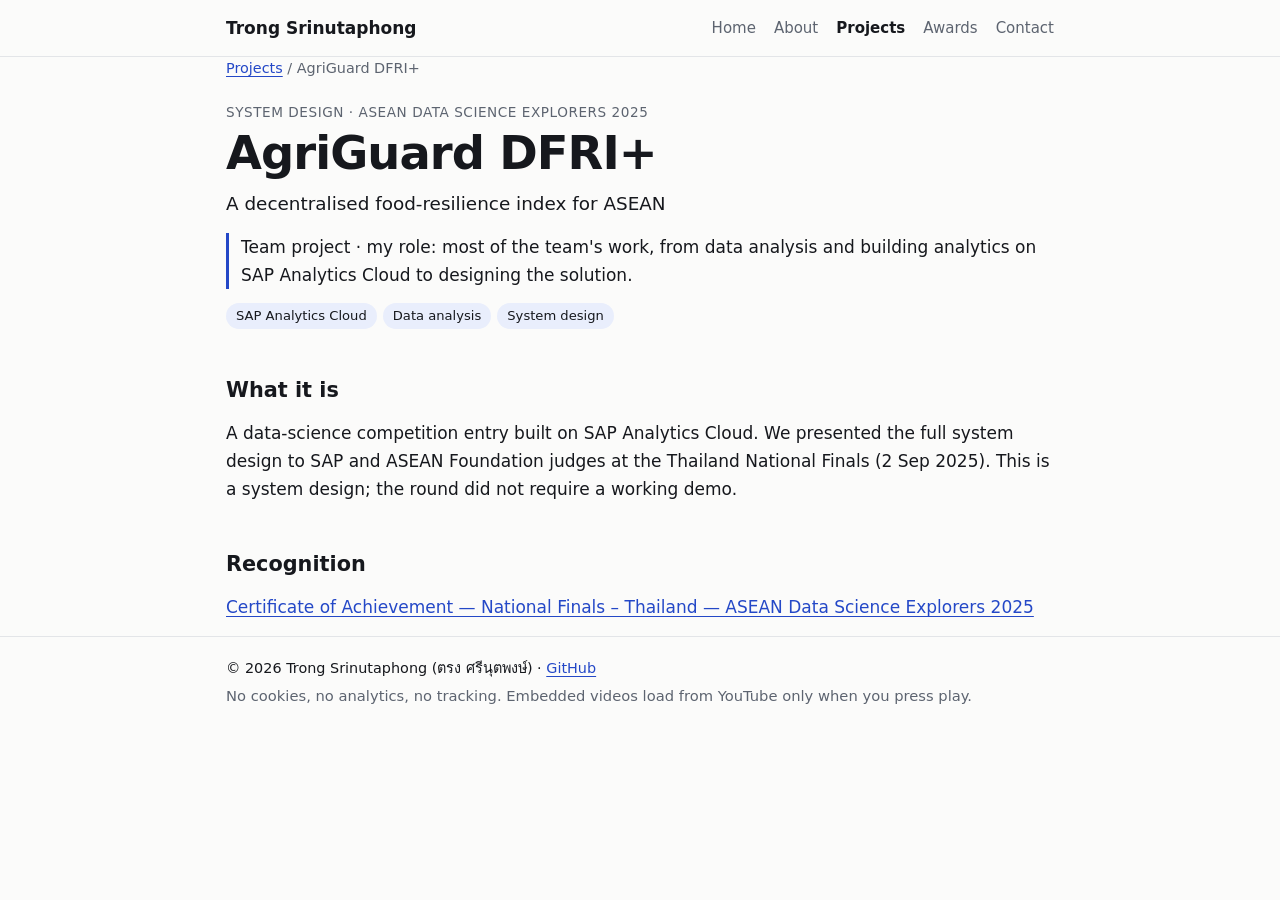
<file: projects/agriguard/index.html>
<!doctype html>
<html lang="en">
<head>
<meta charset="utf-8">
<meta name="viewport" content="width=device-width, initial-scale=1">
<title>AgriGuard DFRI+ — Trong Srinutaphong</title>
<meta name="description" content="AgriGuard DFRI+ by Trong Srinutaphong (Zen): A decentralised food-resilience index for ASEAN.">
<meta name="author" content="Trong Srinutaphong">
<link rel="canonical" href="https://trongsrinutaphong.vercel.app/projects/agriguard/">
<meta property="og:type" content="website">
<meta property="og:site_name" content="Trong Srinutaphong">
<meta property="og:title" content="AgriGuard DFRI+ — Trong Srinutaphong">
<meta property="og:description" content="AgriGuard DFRI+ by Trong Srinutaphong (Zen): A decentralised food-resilience index for ASEAN.">
<meta property="og:url" content="https://trongsrinutaphong.vercel.app/projects/agriguard/">
<meta property="og:image" content="https://trongsrinutaphong.vercel.app/og.png">
<meta property="og:image:width" content="1200">
<meta property="og:image:height" content="630">
<meta property="og:image:alt" content="Trong Srinutaphong (ตรง ศรีนุตพงษ์) — ML, computer vision, cybersecurity and robotics">
<meta name="twitter:card" content="summary_large_image">
<meta name="twitter:title" content="AgriGuard DFRI+ — Trong Srinutaphong">
<meta name="twitter:description" content="AgriGuard DFRI+ by Trong Srinutaphong (Zen): A decentralised food-resilience index for ASEAN.">
<meta name="twitter:image" content="https://trongsrinutaphong.vercel.app/og.png">
<link rel="icon" href="/favicon.svg" type="image/svg+xml">
<link rel="stylesheet" href="/styles.css">
<script type="application/ld+json">
{
 "@context": "https://schema.org",
 "@graph": [
  {
   "@type": "Person",
   "@id": "https://trongsrinutaphong.vercel.app/#person",
   "name": "Trong Srinutaphong",
   "alternateName": [
    "ตรง ศรีนุตพงษ์",
    "Zen"
   ],
   "givenName": "Trong",
   "familyName": "Srinutaphong",
   "url": "https://trongsrinutaphong.vercel.app/",
   "image": "https://trongsrinutaphong.vercel.app/og.png",
   "description": "Student developer in Bangkok working on machine learning, computer vision, cybersecurity and robotics.",
   "knowsAbout": [
    "Machine learning",
    "Computer vision",
    "Cybersecurity",
    "Robotics"
   ],
   "sameAs": [
    "https://github.com/Zenzencat",
    "https://www.youtube.com/@ZenTrongSrinutaphong"
   ]
  },
  {
   "@type": "CreativeWork",
   "name": "AgriGuard DFRI+",
   "url": "https://trongsrinutaphong.vercel.app/projects/agriguard/",
   "description": "A decentralised food-resilience index for ASEAN",
   "creator": {
    "@id": "https://trongsrinutaphong.vercel.app/#person"
   },
   "dateCreated": "2025-09",
   "keywords": "SAP Analytics Cloud, Data analysis, System design"
  },
  {
   "@type": "BreadcrumbList",
   "itemListElement": [
    {
     "@type": "ListItem",
     "position": 1,
     "name": "Home",
     "item": "https://trongsrinutaphong.vercel.app/"
    },
    {
     "@type": "ListItem",
     "position": 2,
     "name": "Projects",
     "item": "https://trongsrinutaphong.vercel.app/projects/"
    },
    {
     "@type": "ListItem",
     "position": 3,
     "name": "AgriGuard DFRI+",
     "item": "https://trongsrinutaphong.vercel.app/projects/agriguard/"
    }
   ]
  }
 ]
}
</script>
</head>
<body>
<header class="site-header"><div class="wrap">
<a class="brand" href="/">Trong Srinutaphong</a>
<nav aria-label="Main"><a href="/">Home</a><a href="/about/">About</a><a href="/projects/" aria-current="page">Projects</a><a href="/awards/">Awards</a><a href="/contact/">Contact</a></nav>
</div></header>
<main class="wrap">
<nav class="crumbs" aria-label="Breadcrumb"><a href="/projects/">Projects</a> / AgriGuard DFRI+</nav>
<p class="kicker">System design · ASEAN Data Science Explorers 2025</p>
<h1>AgriGuard DFRI+</h1>
<p class="lead">A decentralised food-resilience index for ASEAN</p>
<p class="credit">Team project · my role: most of the team&#x27;s work, from data analysis and building analytics on SAP Analytics Cloud to designing the solution.</p>
<ul class="tags"><li>SAP Analytics Cloud</li><li>Data analysis</li><li>System design</li></ul>
<h2>What it is</h2>
<p>A data-science competition entry built on SAP Analytics Cloud. We presented the full system design to SAP and ASEAN Foundation judges at the Thailand National Finals (2 Sep 2025). This is a system design; the round did not require a working demo.</p>
<h2>Recognition</h2>
<p><a href="/awards/#adse">Certificate of Achievement — National Finals – Thailand — ASEAN Data Science Explorers 2025</a></p>
</main>
<footer class="site-footer"><div class="wrap">
<p>© 2026 Trong Srinutaphong (<span lang="th">ตรง ศรีนุตพงษ์</span>) · <a href="https://github.com/Zenzencat" rel="me">GitHub</a></p>
<p class="muted">No cookies, no analytics, no tracking. Embedded videos load from YouTube only when you press play.</p>
</div></footer>
</body>
</html>
</file>
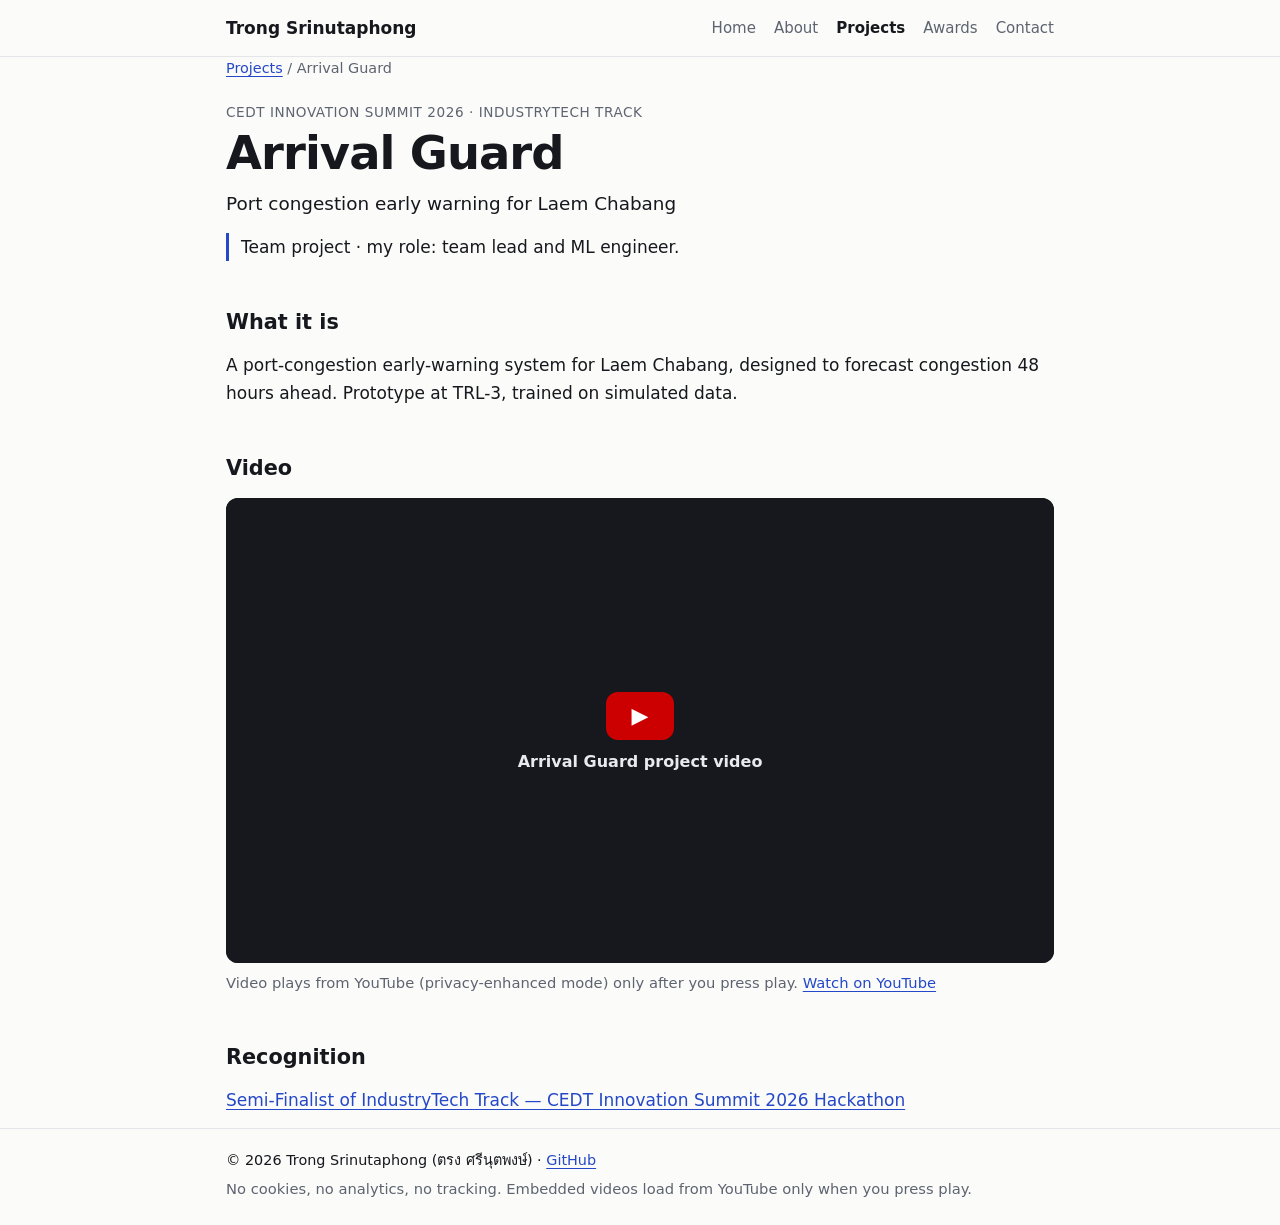
<file: projects/arrival-guard/index.html>
<!doctype html>
<html lang="en">
<head>
<meta charset="utf-8">
<meta name="viewport" content="width=device-width, initial-scale=1">
<title>Arrival Guard — Trong Srinutaphong</title>
<meta name="description" content="Arrival Guard by Trong Srinutaphong (Zen): Port congestion early warning for Laem Chabang.">
<meta name="author" content="Trong Srinutaphong">
<link rel="canonical" href="https://trongsrinutaphong.vercel.app/projects/arrival-guard/">
<meta property="og:type" content="website">
<meta property="og:site_name" content="Trong Srinutaphong">
<meta property="og:title" content="Arrival Guard — Trong Srinutaphong">
<meta property="og:description" content="Arrival Guard by Trong Srinutaphong (Zen): Port congestion early warning for Laem Chabang.">
<meta property="og:url" content="https://trongsrinutaphong.vercel.app/projects/arrival-guard/">
<meta property="og:image" content="https://trongsrinutaphong.vercel.app/og.png">
<meta property="og:image:width" content="1200">
<meta property="og:image:height" content="630">
<meta property="og:image:alt" content="Trong Srinutaphong (ตรง ศรีนุตพงษ์) — ML, computer vision, cybersecurity and robotics">
<meta name="twitter:card" content="summary_large_image">
<meta name="twitter:title" content="Arrival Guard — Trong Srinutaphong">
<meta name="twitter:description" content="Arrival Guard by Trong Srinutaphong (Zen): Port congestion early warning for Laem Chabang.">
<meta name="twitter:image" content="https://trongsrinutaphong.vercel.app/og.png">
<link rel="icon" href="/favicon.svg" type="image/svg+xml">
<link rel="stylesheet" href="/styles.css">
<script type="application/ld+json">
{
 "@context": "https://schema.org",
 "@graph": [
  {
   "@type": "Person",
   "@id": "https://trongsrinutaphong.vercel.app/#person",
   "name": "Trong Srinutaphong",
   "alternateName": [
    "ตรง ศรีนุตพงษ์",
    "Zen"
   ],
   "givenName": "Trong",
   "familyName": "Srinutaphong",
   "url": "https://trongsrinutaphong.vercel.app/",
   "image": "https://trongsrinutaphong.vercel.app/og.png",
   "description": "Student developer in Bangkok working on machine learning, computer vision, cybersecurity and robotics.",
   "knowsAbout": [
    "Machine learning",
    "Computer vision",
    "Cybersecurity",
    "Robotics"
   ],
   "sameAs": [
    "https://github.com/Zenzencat",
    "https://www.youtube.com/@ZenTrongSrinutaphong"
   ]
  },
  {
   "@type": "CreativeWork",
   "name": "Arrival Guard",
   "url": "https://trongsrinutaphong.vercel.app/projects/arrival-guard/",
   "description": "Port congestion early warning for Laem Chabang",
   "creator": {
    "@id": "https://trongsrinutaphong.vercel.app/#person"
   },
   "dateCreated": "2026-04",
   "keywords": "",
   "video": {
    "@type": "VideoObject",
    "name": "Arrival Guard project video",
    "embedUrl": "https://www.youtube-nocookie.com/embed/L8aZHZUYXaU",
    "contentUrl": "https://youtu.be/L8aZHZUYXaU",
    "thumbnailUrl": "https://i.ytimg.com/vi/L8aZHZUYXaU/hqdefault.jpg",
    "description": "Port congestion early warning for Laem Chabang"
   }
  },
  {
   "@type": "BreadcrumbList",
   "itemListElement": [
    {
     "@type": "ListItem",
     "position": 1,
     "name": "Home",
     "item": "https://trongsrinutaphong.vercel.app/"
    },
    {
     "@type": "ListItem",
     "position": 2,
     "name": "Projects",
     "item": "https://trongsrinutaphong.vercel.app/projects/"
    },
    {
     "@type": "ListItem",
     "position": 3,
     "name": "Arrival Guard",
     "item": "https://trongsrinutaphong.vercel.app/projects/arrival-guard/"
    }
   ]
  }
 ]
}
</script>
</head>
<body>
<header class="site-header"><div class="wrap">
<a class="brand" href="/">Trong Srinutaphong</a>
<nav aria-label="Main"><a href="/">Home</a><a href="/about/">About</a><a href="/projects/" aria-current="page">Projects</a><a href="/awards/">Awards</a><a href="/contact/">Contact</a></nav>
</div></header>
<main class="wrap">
<nav class="crumbs" aria-label="Breadcrumb"><a href="/projects/">Projects</a> / Arrival Guard</nav>
<p class="kicker">CEDT Innovation Summit 2026 · IndustryTech Track</p>
<h1>Arrival Guard</h1>
<p class="lead">Port congestion early warning for Laem Chabang</p>
<p class="credit">Team project · my role: team lead and ML engineer.</p>

<h2>What it is</h2>
<p>A port-congestion early-warning system for Laem Chabang, designed to forecast congestion 48 hours ahead. Prototype at TRL-3, trained on simulated data.</p>
<h2>Video</h2>
<div class="video"><iframe src="https://www.youtube-nocookie.com/embed/L8aZHZUYXaU?autoplay=1&rel=0" srcdoc="&lt;style&gt;*{margin:0}html,body{height:100%}a{display:flex;height:100%;align-items:center;justify-content:center;flex-direction:column;gap:12px;background:#16181d;color:#e8eaed;font:600 16px system-ui,sans-serif;text-decoration:none}span{width:68px;height:48px;border-radius:12px;background:#c00;display:grid;place-items:center;font-size:22px;color:#fff}a:hover span{background:#e00}&lt;/style&gt;&lt;a href=&quot;https://www.youtube-nocookie.com/embed/L8aZHZUYXaU?autoplay=1&amp;rel=0&quot;&gt;&lt;span&gt;&amp;#9654;&lt;/span&gt;Arrival Guard project video&lt;/a&gt;" title="Arrival Guard project video" loading="lazy" allow="autoplay; encrypted-media; picture-in-picture; fullscreen" allowfullscreen referrerpolicy="strict-origin-when-cross-origin"></iframe></div><p class="muted">Video plays from YouTube (privacy-enhanced mode) only after you press play. <a href="https://youtu.be/L8aZHZUYXaU" rel="noopener">Watch on YouTube</a></p>
<h2>Recognition</h2>
<p><a href="/awards/#cedt">Semi-Finalist of IndustryTech Track — CEDT Innovation Summit 2026 Hackathon</a></p>
</main>
<footer class="site-footer"><div class="wrap">
<p>© 2026 Trong Srinutaphong (<span lang="th">ตรง ศรีนุตพงษ์</span>) · <a href="https://github.com/Zenzencat" rel="me">GitHub</a></p>
<p class="muted">No cookies, no analytics, no tracking. Embedded videos load from YouTube only when you press play.</p>
</div></footer>
</body>
</html>
</file>
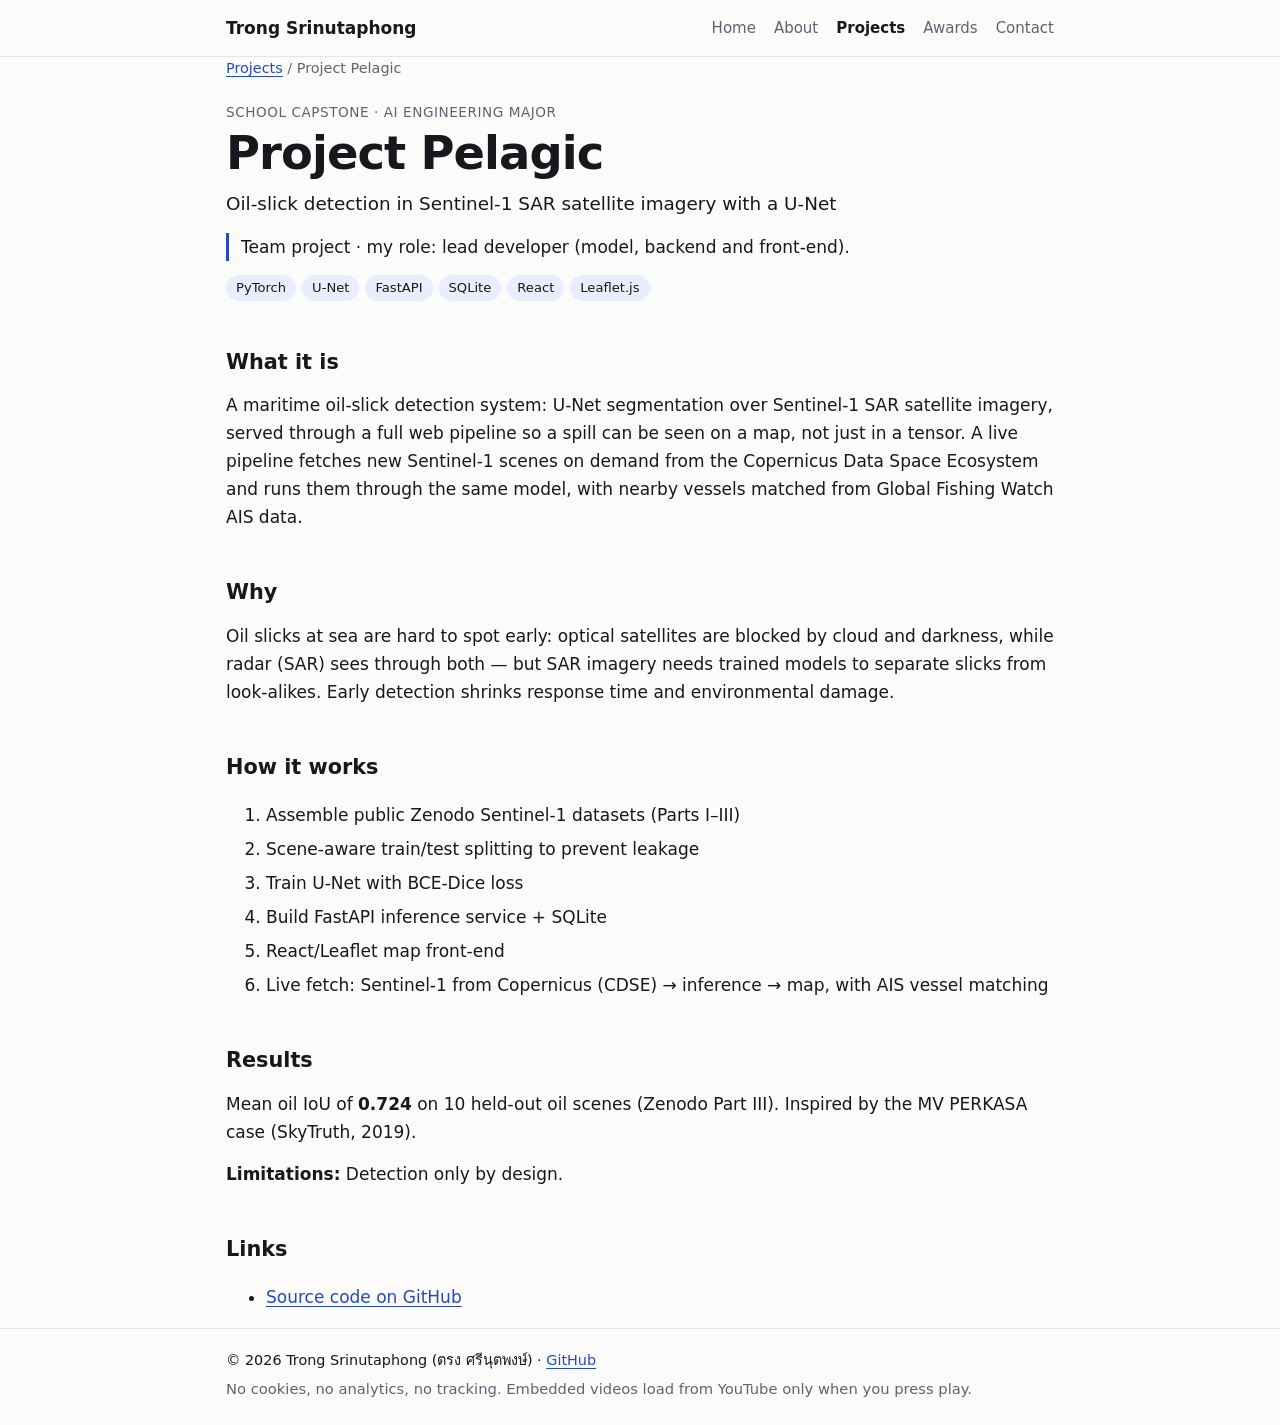
<file: projects/pelagic/index.html>
<!doctype html>
<html lang="en">
<head>
<meta charset="utf-8">
<meta name="viewport" content="width=device-width, initial-scale=1">
<title>Project Pelagic — Trong Srinutaphong</title>
<meta name="description" content="Project Pelagic by Trong Srinutaphong (Zen): Oil-slick detection in Sentinel-1 SAR satellite imagery with a U-Net.">
<meta name="author" content="Trong Srinutaphong">
<link rel="canonical" href="https://trongsrinutaphong.vercel.app/projects/pelagic/">
<meta property="og:type" content="website">
<meta property="og:site_name" content="Trong Srinutaphong">
<meta property="og:title" content="Project Pelagic — Trong Srinutaphong">
<meta property="og:description" content="Project Pelagic by Trong Srinutaphong (Zen): Oil-slick detection in Sentinel-1 SAR satellite imagery with a U-Net.">
<meta property="og:url" content="https://trongsrinutaphong.vercel.app/projects/pelagic/">
<meta property="og:image" content="https://trongsrinutaphong.vercel.app/og.png">
<meta property="og:image:width" content="1200">
<meta property="og:image:height" content="630">
<meta property="og:image:alt" content="Trong Srinutaphong (ตรง ศรีนุตพงษ์) — ML, computer vision, cybersecurity and robotics">
<meta name="twitter:card" content="summary_large_image">
<meta name="twitter:title" content="Project Pelagic — Trong Srinutaphong">
<meta name="twitter:description" content="Project Pelagic by Trong Srinutaphong (Zen): Oil-slick detection in Sentinel-1 SAR satellite imagery with a U-Net.">
<meta name="twitter:image" content="https://trongsrinutaphong.vercel.app/og.png">
<link rel="icon" href="/favicon.svg" type="image/svg+xml">
<link rel="stylesheet" href="/styles.css">
<script type="application/ld+json">
{
 "@context": "https://schema.org",
 "@graph": [
  {
   "@type": "Person",
   "@id": "https://trongsrinutaphong.vercel.app/#person",
   "name": "Trong Srinutaphong",
   "alternateName": [
    "ตรง ศรีนุตพงษ์",
    "Zen"
   ],
   "givenName": "Trong",
   "familyName": "Srinutaphong",
   "url": "https://trongsrinutaphong.vercel.app/",
   "image": "https://trongsrinutaphong.vercel.app/og.png",
   "description": "Student developer in Bangkok working on machine learning, computer vision, cybersecurity and robotics.",
   "knowsAbout": [
    "Machine learning",
    "Computer vision",
    "Cybersecurity",
    "Robotics"
   ],
   "sameAs": [
    "https://github.com/Zenzencat",
    "https://www.youtube.com/@ZenTrongSrinutaphong"
   ]
  },
  {
   "@type": "SoftwareSourceCode",
   "name": "Project Pelagic",
   "url": "https://trongsrinutaphong.vercel.app/projects/pelagic/",
   "description": "Oil-slick detection in Sentinel-1 SAR satellite imagery with a U-Net",
   "creator": {
    "@id": "https://trongsrinutaphong.vercel.app/#person"
   },
   "dateCreated": "2026-09",
   "keywords": "PyTorch, U-Net, FastAPI, SQLite, React, Leaflet.js",
   "codeRepository": "https://github.com/Zenzencat/Project-Pelagic"
  },
  {
   "@type": "BreadcrumbList",
   "itemListElement": [
    {
     "@type": "ListItem",
     "position": 1,
     "name": "Home",
     "item": "https://trongsrinutaphong.vercel.app/"
    },
    {
     "@type": "ListItem",
     "position": 2,
     "name": "Projects",
     "item": "https://trongsrinutaphong.vercel.app/projects/"
    },
    {
     "@type": "ListItem",
     "position": 3,
     "name": "Project Pelagic",
     "item": "https://trongsrinutaphong.vercel.app/projects/pelagic/"
    }
   ]
  }
 ]
}
</script>
</head>
<body>
<header class="site-header"><div class="wrap">
<a class="brand" href="/">Trong Srinutaphong</a>
<nav aria-label="Main"><a href="/">Home</a><a href="/about/">About</a><a href="/projects/" aria-current="page">Projects</a><a href="/awards/">Awards</a><a href="/contact/">Contact</a></nav>
</div></header>
<main class="wrap">
<nav class="crumbs" aria-label="Breadcrumb"><a href="/projects/">Projects</a> / Project Pelagic</nav>
<p class="kicker">School capstone · AI Engineering major</p>
<h1>Project Pelagic</h1>
<p class="lead">Oil-slick detection in Sentinel-1 SAR satellite imagery with a U-Net</p>
<p class="credit">Team project · my role: lead developer (model, backend and front-end).</p>
<ul class="tags"><li>PyTorch</li><li>U-Net</li><li>FastAPI</li><li>SQLite</li><li>React</li><li>Leaflet.js</li></ul>
<h2>What it is</h2>
<p>A maritime oil-slick detection system: U-Net segmentation over Sentinel-1 SAR satellite imagery, served through a full web pipeline so a spill can be seen on a map, not just in a tensor. A live pipeline fetches new Sentinel-1 scenes on demand from the Copernicus Data Space Ecosystem and runs them through the same model, with nearby vessels matched from Global Fishing Watch AIS data.</p>
<h2>Why</h2>
<p>Oil slicks at sea are hard to spot early: optical satellites are blocked by cloud and darkness, while radar (SAR) sees through both — but SAR imagery needs trained models to separate slicks from look-alikes. Early detection shrinks response time and environmental damage.</p>
<h2>How it works</h2>
<ol><li>Assemble public Zenodo Sentinel-1 datasets (Parts I–III)</li><li>Scene-aware train/test splitting to prevent leakage</li><li>Train U-Net with BCE-Dice loss</li><li>Build FastAPI inference service + SQLite</li><li>React/Leaflet map front-end</li><li>Live fetch: Sentinel-1 from Copernicus (CDSE) → inference → map, with AIS vessel matching</li></ol>
<h2>Results</h2>
<p>Mean oil IoU of <strong>0.724</strong> on 10 held-out oil scenes (Zenodo Part III). Inspired by the MV PERKASA case (SkyTruth, 2019).</p>
<p><strong>Limitations:</strong> Detection only by design.</p>
<h2>Links</h2>
<ul><li><a href="https://github.com/Zenzencat/Project-Pelagic" rel="noopener">Source code on GitHub</a></li></ul>
</main>
<footer class="site-footer"><div class="wrap">
<p>© 2026 Trong Srinutaphong (<span lang="th">ตรง ศรีนุตพงษ์</span>) · <a href="https://github.com/Zenzencat" rel="me">GitHub</a></p>
<p class="muted">No cookies, no analytics, no tracking. Embedded videos load from YouTube only when you press play.</p>
</div></footer>
</body>
</html>
</file>
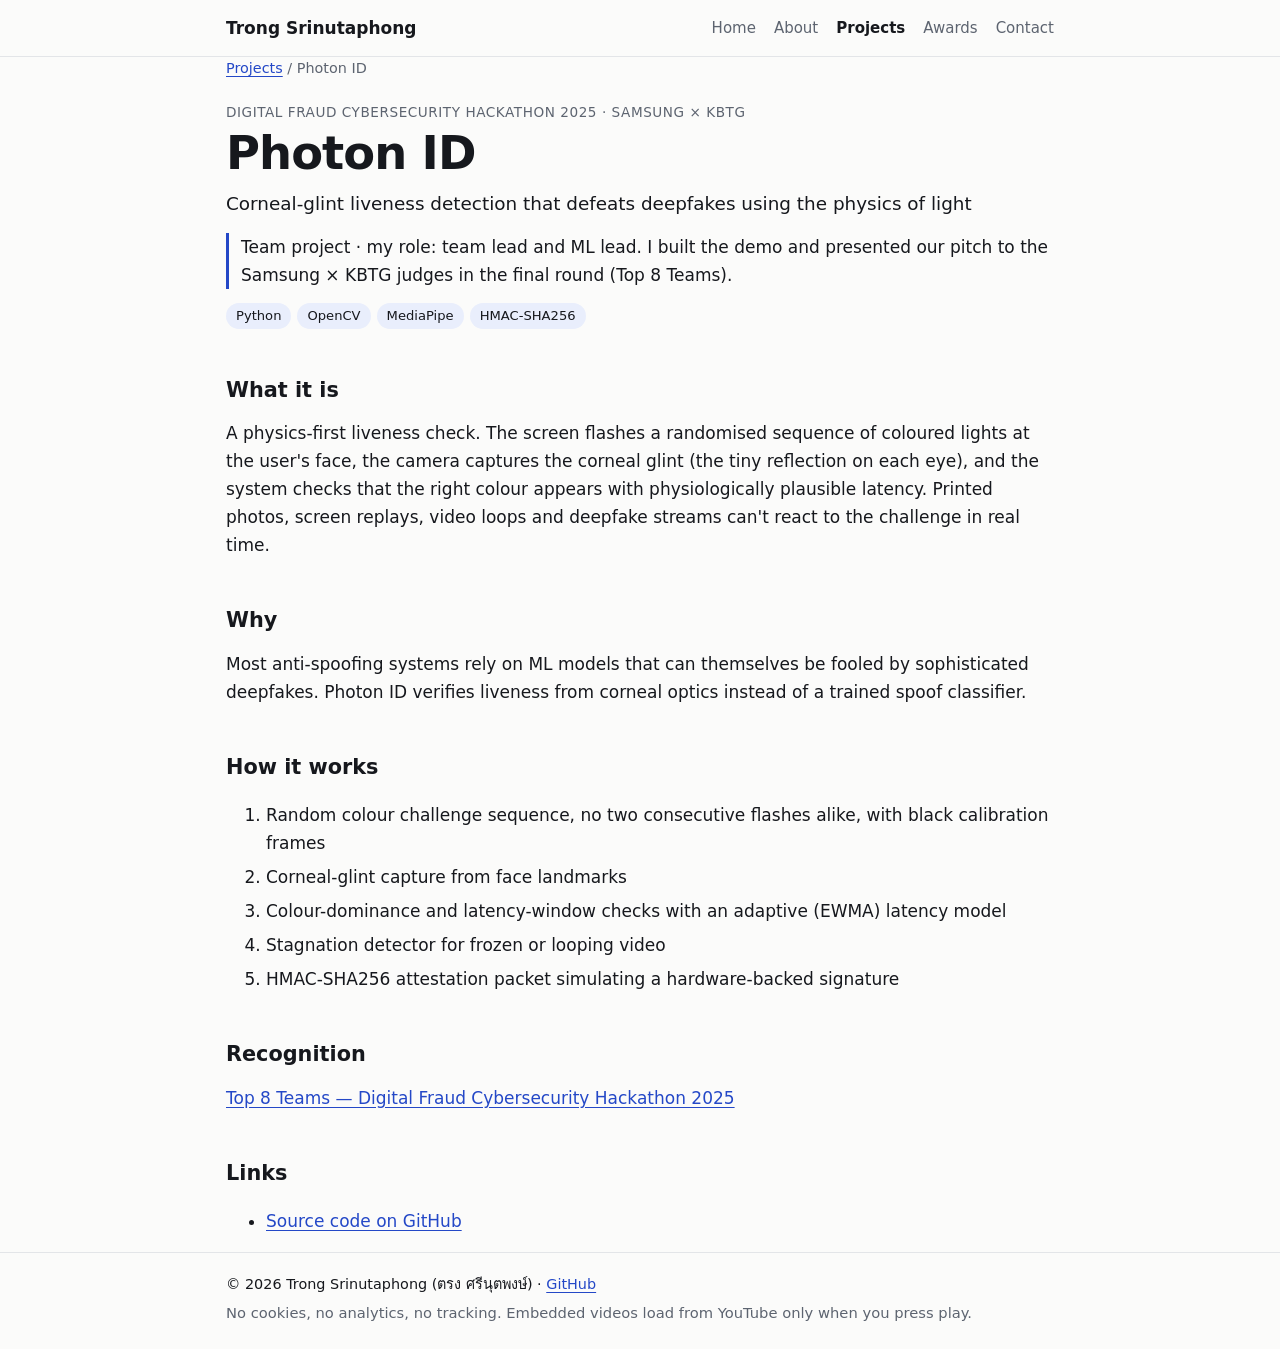
<file: projects/photon-id/index.html>
<!doctype html>
<html lang="en">
<head>
<meta charset="utf-8">
<meta name="viewport" content="width=device-width, initial-scale=1">
<title>Photon ID — Trong Srinutaphong</title>
<meta name="description" content="Photon ID by Trong Srinutaphong (Zen): Corneal-glint liveness detection that defeats deepfakes using the physics of light.">
<meta name="author" content="Trong Srinutaphong">
<link rel="canonical" href="https://trongsrinutaphong.vercel.app/projects/photon-id/">
<meta property="og:type" content="website">
<meta property="og:site_name" content="Trong Srinutaphong">
<meta property="og:title" content="Photon ID — Trong Srinutaphong">
<meta property="og:description" content="Photon ID by Trong Srinutaphong (Zen): Corneal-glint liveness detection that defeats deepfakes using the physics of light.">
<meta property="og:url" content="https://trongsrinutaphong.vercel.app/projects/photon-id/">
<meta property="og:image" content="https://trongsrinutaphong.vercel.app/og.png">
<meta property="og:image:width" content="1200">
<meta property="og:image:height" content="630">
<meta property="og:image:alt" content="Trong Srinutaphong (ตรง ศรีนุตพงษ์) — ML, computer vision, cybersecurity and robotics">
<meta name="twitter:card" content="summary_large_image">
<meta name="twitter:title" content="Photon ID — Trong Srinutaphong">
<meta name="twitter:description" content="Photon ID by Trong Srinutaphong (Zen): Corneal-glint liveness detection that defeats deepfakes using the physics of light.">
<meta name="twitter:image" content="https://trongsrinutaphong.vercel.app/og.png">
<link rel="icon" href="/favicon.svg" type="image/svg+xml">
<link rel="stylesheet" href="/styles.css">
<script type="application/ld+json">
{
 "@context": "https://schema.org",
 "@graph": [
  {
   "@type": "Person",
   "@id": "https://trongsrinutaphong.vercel.app/#person",
   "name": "Trong Srinutaphong",
   "alternateName": [
    "ตรง ศรีนุตพงษ์",
    "Zen"
   ],
   "givenName": "Trong",
   "familyName": "Srinutaphong",
   "url": "https://trongsrinutaphong.vercel.app/",
   "image": "https://trongsrinutaphong.vercel.app/og.png",
   "description": "Student developer in Bangkok working on machine learning, computer vision, cybersecurity and robotics.",
   "knowsAbout": [
    "Machine learning",
    "Computer vision",
    "Cybersecurity",
    "Robotics"
   ],
   "sameAs": [
    "https://github.com/Zenzencat",
    "https://www.youtube.com/@ZenTrongSrinutaphong"
   ]
  },
  {
   "@type": "SoftwareSourceCode",
   "name": "Photon ID",
   "url": "https://trongsrinutaphong.vercel.app/projects/photon-id/",
   "description": "Corneal-glint liveness detection that defeats deepfakes using the physics of light",
   "creator": {
    "@id": "https://trongsrinutaphong.vercel.app/#person"
   },
   "dateCreated": "2026-02",
   "keywords": "Python, OpenCV, MediaPipe, HMAC-SHA256",
   "codeRepository": "https://github.com/Zenzencat/Photon-ID-"
  },
  {
   "@type": "BreadcrumbList",
   "itemListElement": [
    {
     "@type": "ListItem",
     "position": 1,
     "name": "Home",
     "item": "https://trongsrinutaphong.vercel.app/"
    },
    {
     "@type": "ListItem",
     "position": 2,
     "name": "Projects",
     "item": "https://trongsrinutaphong.vercel.app/projects/"
    },
    {
     "@type": "ListItem",
     "position": 3,
     "name": "Photon ID",
     "item": "https://trongsrinutaphong.vercel.app/projects/photon-id/"
    }
   ]
  }
 ]
}
</script>
</head>
<body>
<header class="site-header"><div class="wrap">
<a class="brand" href="/">Trong Srinutaphong</a>
<nav aria-label="Main"><a href="/">Home</a><a href="/about/">About</a><a href="/projects/" aria-current="page">Projects</a><a href="/awards/">Awards</a><a href="/contact/">Contact</a></nav>
</div></header>
<main class="wrap">
<nav class="crumbs" aria-label="Breadcrumb"><a href="/projects/">Projects</a> / Photon ID</nav>
<p class="kicker">Digital Fraud Cybersecurity Hackathon 2025 · Samsung × KBTG</p>
<h1>Photon ID</h1>
<p class="lead">Corneal-glint liveness detection that defeats deepfakes using the physics of light</p>
<p class="credit">Team project · my role: team lead and ML lead. I built the demo and presented our pitch to the Samsung × KBTG judges in the final round (Top 8 Teams).</p>
<ul class="tags"><li>Python</li><li>OpenCV</li><li>MediaPipe</li><li>HMAC-SHA256</li></ul>
<h2>What it is</h2>
<p>A physics-first liveness check. The screen flashes a randomised sequence of coloured lights at the user&#x27;s face, the camera captures the corneal glint (the tiny reflection on each eye), and the system checks that the right colour appears with physiologically plausible latency. Printed photos, screen replays, video loops and deepfake streams can&#x27;t react to the challenge in real time.</p>
<h2>Why</h2>
<p>Most anti-spoofing systems rely on ML models that can themselves be fooled by sophisticated deepfakes. Photon ID verifies liveness from corneal optics instead of a trained spoof classifier.</p>
<h2>How it works</h2>
<ol><li>Random colour challenge sequence, no two consecutive flashes alike, with black calibration frames</li><li>Corneal-glint capture from face landmarks</li><li>Colour-dominance and latency-window checks with an adaptive (EWMA) latency model</li><li>Stagnation detector for frozen or looping video</li><li>HMAC-SHA256 attestation packet simulating a hardware-backed signature</li></ol>
<h2>Recognition</h2>
<p><a href="/awards/#samsung-kbtg">Top 8 Teams — Digital Fraud Cybersecurity Hackathon 2025</a></p>
<h2>Links</h2>
<ul><li><a href="https://github.com/Zenzencat/Photon-ID-" rel="noopener">Source code on GitHub</a></li></ul>
</main>
<footer class="site-footer"><div class="wrap">
<p>© 2026 Trong Srinutaphong (<span lang="th">ตรง ศรีนุตพงษ์</span>) · <a href="https://github.com/Zenzencat" rel="me">GitHub</a></p>
<p class="muted">No cookies, no analytics, no tracking. Embedded videos load from YouTube only when you press play.</p>
</div></footer>
</body>
</html>
</file>
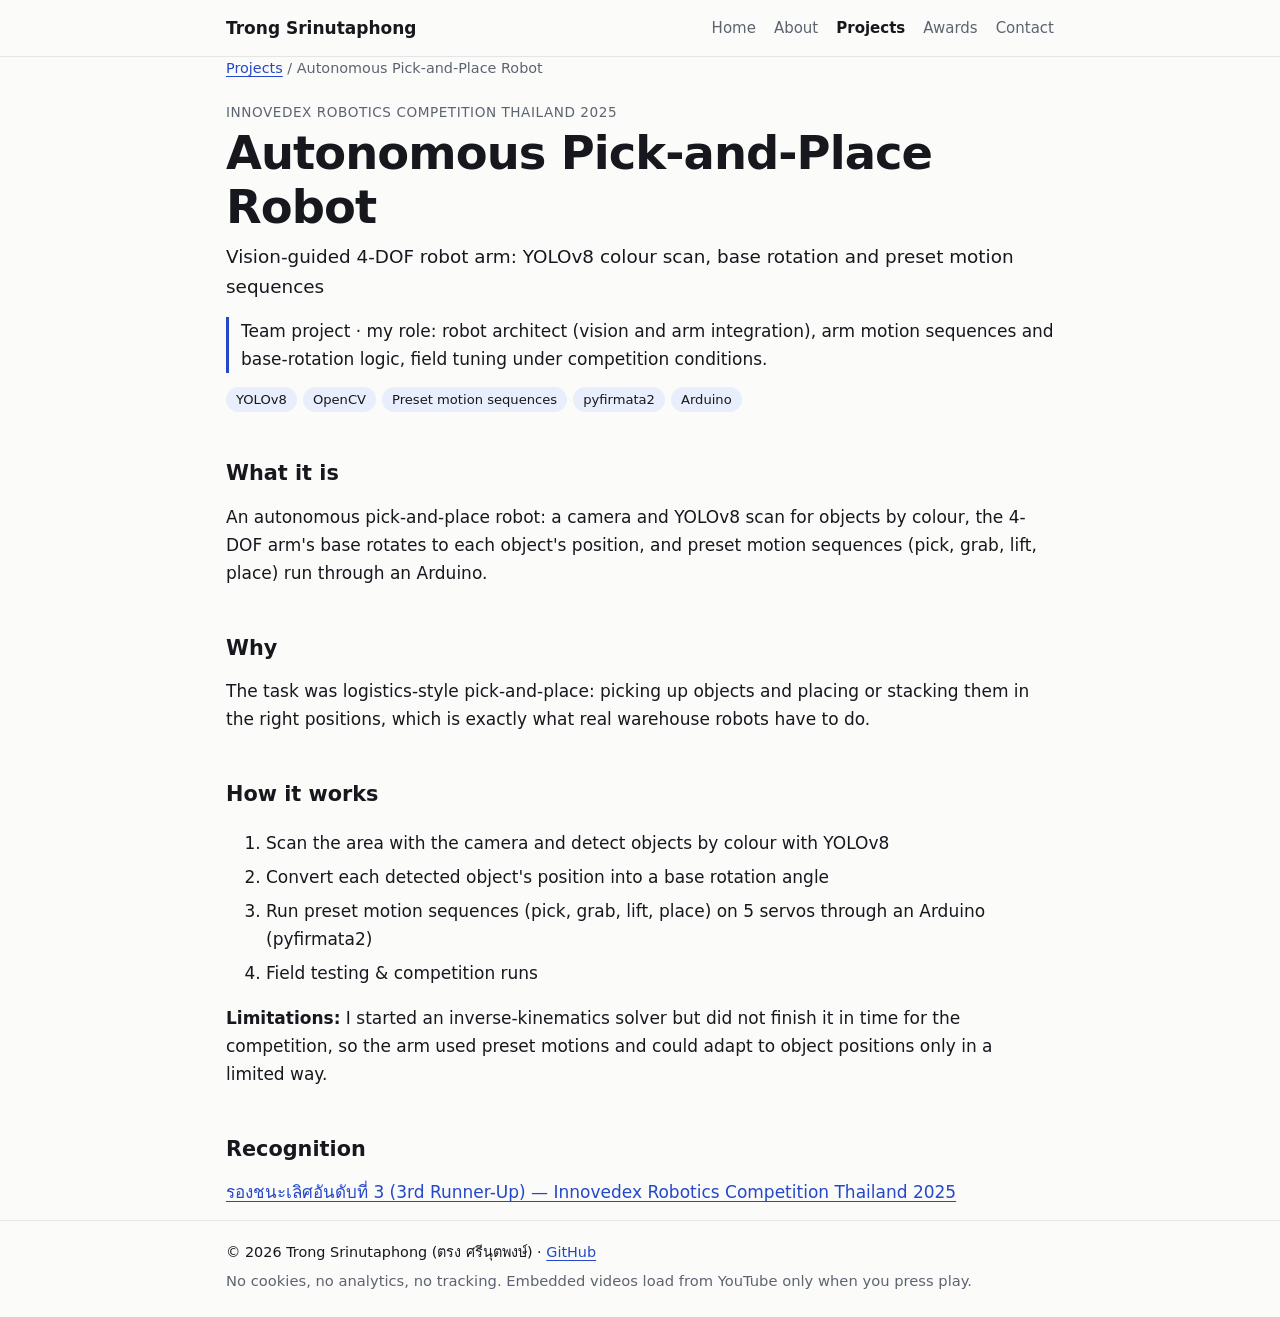
<file: projects/pick-and-place-robot/index.html>
<!doctype html>
<html lang="en">
<head>
<meta charset="utf-8">
<meta name="viewport" content="width=device-width, initial-scale=1">
<title>Autonomous Pick-and-Place Robot — Trong Srinutaphong</title>
<meta name="description" content="Autonomous Pick-and-Place Robot by Trong Srinutaphong (Zen): Vision-guided 4-DOF robot arm: YOLOv8 colour scan, base rotation and preset motion sequences.">
<meta name="author" content="Trong Srinutaphong">
<link rel="canonical" href="https://trongsrinutaphong.vercel.app/projects/pick-and-place-robot/">
<meta property="og:type" content="website">
<meta property="og:site_name" content="Trong Srinutaphong">
<meta property="og:title" content="Autonomous Pick-and-Place Robot — Trong Srinutaphong">
<meta property="og:description" content="Autonomous Pick-and-Place Robot by Trong Srinutaphong (Zen): Vision-guided 4-DOF robot arm: YOLOv8 colour scan, base rotation and preset motion sequences.">
<meta property="og:url" content="https://trongsrinutaphong.vercel.app/projects/pick-and-place-robot/">
<meta property="og:image" content="https://trongsrinutaphong.vercel.app/og.png">
<meta property="og:image:width" content="1200">
<meta property="og:image:height" content="630">
<meta property="og:image:alt" content="Trong Srinutaphong (ตรง ศรีนุตพงษ์) — ML, computer vision, cybersecurity and robotics">
<meta name="twitter:card" content="summary_large_image">
<meta name="twitter:title" content="Autonomous Pick-and-Place Robot — Trong Srinutaphong">
<meta name="twitter:description" content="Autonomous Pick-and-Place Robot by Trong Srinutaphong (Zen): Vision-guided 4-DOF robot arm: YOLOv8 colour scan, base rotation and preset motion sequences.">
<meta name="twitter:image" content="https://trongsrinutaphong.vercel.app/og.png">
<link rel="icon" href="/favicon.svg" type="image/svg+xml">
<link rel="stylesheet" href="/styles.css">
<script type="application/ld+json">
{
 "@context": "https://schema.org",
 "@graph": [
  {
   "@type": "Person",
   "@id": "https://trongsrinutaphong.vercel.app/#person",
   "name": "Trong Srinutaphong",
   "alternateName": [
    "ตรง ศรีนุตพงษ์",
    "Zen"
   ],
   "givenName": "Trong",
   "familyName": "Srinutaphong",
   "url": "https://trongsrinutaphong.vercel.app/",
   "image": "https://trongsrinutaphong.vercel.app/og.png",
   "description": "Student developer in Bangkok working on machine learning, computer vision, cybersecurity and robotics.",
   "knowsAbout": [
    "Machine learning",
    "Computer vision",
    "Cybersecurity",
    "Robotics"
   ],
   "sameAs": [
    "https://github.com/Zenzencat",
    "https://www.youtube.com/@ZenTrongSrinutaphong"
   ]
  },
  {
   "@type": "CreativeWork",
   "name": "Autonomous Pick-and-Place Robot",
   "url": "https://trongsrinutaphong.vercel.app/projects/pick-and-place-robot/",
   "description": "Vision-guided 4-DOF robot arm: YOLOv8 colour scan, base rotation and preset motion sequences",
   "creator": {
    "@id": "https://trongsrinutaphong.vercel.app/#person"
   },
   "dateCreated": "2025-08",
   "keywords": "YOLOv8, OpenCV, Robot arm, Preset motion sequences, pyfirmata2, Arduino"
  },
  {
   "@type": "BreadcrumbList",
   "itemListElement": [
    {
     "@type": "ListItem",
     "position": 1,
     "name": "Home",
     "item": "https://trongsrinutaphong.vercel.app/"
    },
    {
     "@type": "ListItem",
     "position": 2,
     "name": "Projects",
     "item": "https://trongsrinutaphong.vercel.app/projects/"
    },
    {
     "@type": "ListItem",
     "position": 3,
     "name": "Autonomous Pick-and-Place Robot",
     "item": "https://trongsrinutaphong.vercel.app/projects/pick-and-place-robot/"
    }
   ]
  }
 ]
}
</script>
</head>
<body>
<header class="site-header"><div class="wrap">
<a class="brand" href="/">Trong Srinutaphong</a>
<nav aria-label="Main"><a href="/">Home</a><a href="/about/">About</a><a href="/projects/" aria-current="page">Projects</a><a href="/awards/">Awards</a><a href="/contact/">Contact</a></nav>
</div></header>
<main class="wrap">
<nav class="crumbs" aria-label="Breadcrumb"><a href="/projects/">Projects</a> / Autonomous Pick-and-Place Robot</nav>
<p class="kicker">Innovedex Robotics Competition Thailand 2025</p>
<h1>Autonomous Pick-and-Place Robot</h1>
<p class="lead">Vision-guided 4-DOF robot arm: YOLOv8 colour scan, base rotation and preset motion sequences</p>
<p class="credit">Team project · my role: robot architect (vision and arm integration), arm motion sequences and base-rotation logic, field tuning under competition conditions.</p>
<ul class="tags"><li>YOLOv8</li><li>OpenCV</li><li>Preset motion sequences</li><li>pyfirmata2</li><li>Arduino</li></ul>
<h2>What it is</h2>
<p>An autonomous pick-and-place robot: a camera and YOLOv8 scan for objects by colour, the 4-DOF arm's base rotates to each object's position, and preset motion sequences (pick, grab, lift, place) run through an Arduino.</p>
<h2>Why</h2>
<p>The task was logistics-style pick-and-place: picking up objects and placing or stacking them in the right positions, which is exactly what real warehouse robots have to do.</p>
<h2>How it works</h2>
<ol><li>Scan the area with the camera and detect objects by colour with YOLOv8</li><li>Convert each detected object's position into a base rotation angle</li><li>Run preset motion sequences (pick, grab, lift, place) on 5 servos through an Arduino (pyfirmata2)</li><li>Field testing &amp; competition runs</li></ol>
<p><strong>Limitations:</strong> I started an inverse-kinematics solver but did not finish it in time for the competition, so the arm used preset motions and could adapt to object positions only in a limited way.</p>
<h2>Recognition</h2>
<p><a href="/awards/#innovedex">รองชนะเลิศอันดับที่ 3 (3rd Runner-Up) — Innovedex Robotics Competition Thailand 2025</a></p>
</main>
<footer class="site-footer"><div class="wrap">
<p>© 2026 Trong Srinutaphong (<span lang="th">ตรง ศรีนุตพงษ์</span>) · <a href="https://github.com/Zenzencat" rel="me">GitHub</a></p>
<p class="muted">No cookies, no analytics, no tracking. Embedded videos load from YouTube only when you press play.</p>
</div></footer>
</body>
</html>
</file>
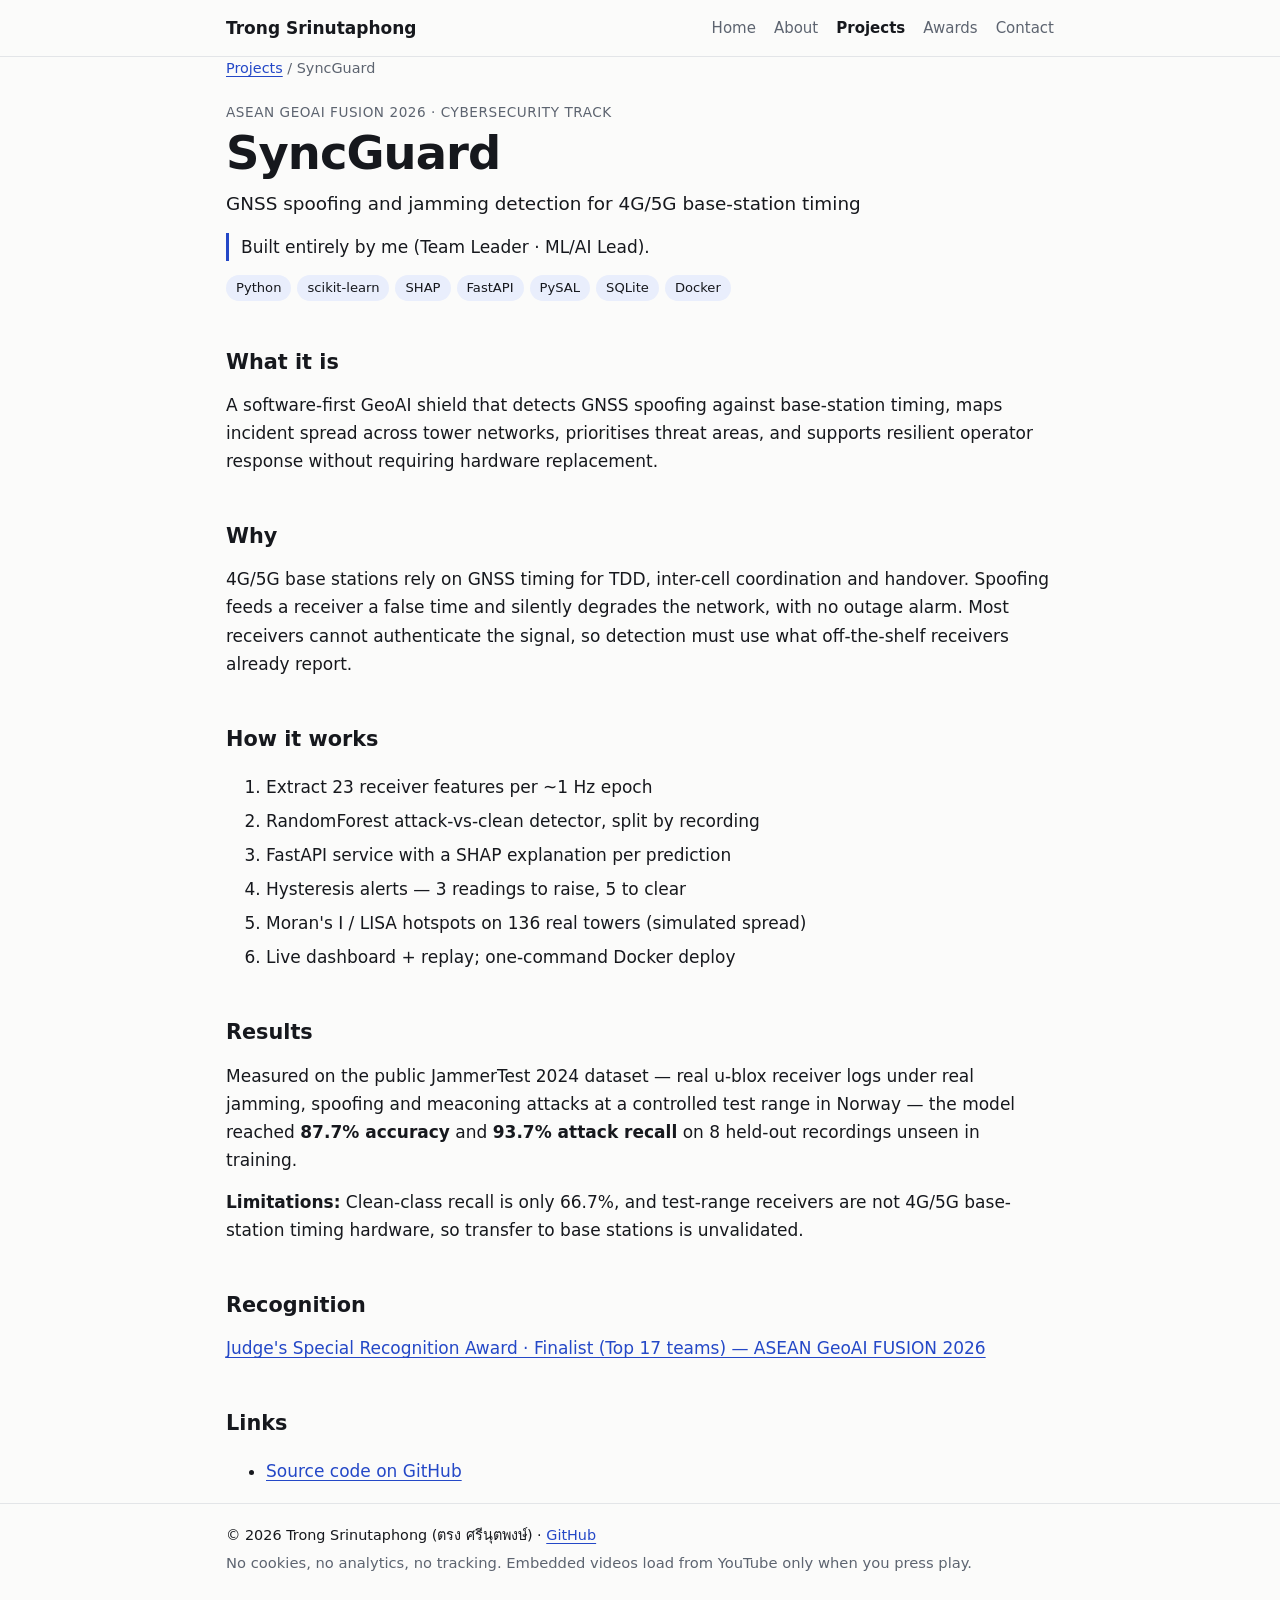
<file: projects/syncguard/index.html>
<!doctype html>
<html lang="en">
<head>
<meta charset="utf-8">
<meta name="viewport" content="width=device-width, initial-scale=1">
<title>SyncGuard — Trong Srinutaphong</title>
<meta name="description" content="SyncGuard by Trong Srinutaphong (Zen): GNSS spoofing and jamming detection for 4G/5G base-station timing.">
<meta name="author" content="Trong Srinutaphong">
<link rel="canonical" href="https://trongsrinutaphong.vercel.app/projects/syncguard/">
<meta property="og:type" content="website">
<meta property="og:site_name" content="Trong Srinutaphong">
<meta property="og:title" content="SyncGuard — Trong Srinutaphong">
<meta property="og:description" content="SyncGuard by Trong Srinutaphong (Zen): GNSS spoofing and jamming detection for 4G/5G base-station timing.">
<meta property="og:url" content="https://trongsrinutaphong.vercel.app/projects/syncguard/">
<meta property="og:image" content="https://trongsrinutaphong.vercel.app/og.png">
<meta property="og:image:width" content="1200">
<meta property="og:image:height" content="630">
<meta property="og:image:alt" content="Trong Srinutaphong (ตรง ศรีนุตพงษ์) — ML, computer vision, cybersecurity and robotics">
<meta name="twitter:card" content="summary_large_image">
<meta name="twitter:title" content="SyncGuard — Trong Srinutaphong">
<meta name="twitter:description" content="SyncGuard by Trong Srinutaphong (Zen): GNSS spoofing and jamming detection for 4G/5G base-station timing.">
<meta name="twitter:image" content="https://trongsrinutaphong.vercel.app/og.png">
<link rel="icon" href="/favicon.svg" type="image/svg+xml">
<link rel="stylesheet" href="/styles.css">
<script type="application/ld+json">
{
 "@context": "https://schema.org",
 "@graph": [
  {
   "@type": "Person",
   "@id": "https://trongsrinutaphong.vercel.app/#person",
   "name": "Trong Srinutaphong",
   "alternateName": [
    "ตรง ศรีนุตพงษ์",
    "Zen"
   ],
   "givenName": "Trong",
   "familyName": "Srinutaphong",
   "url": "https://trongsrinutaphong.vercel.app/",
   "image": "https://trongsrinutaphong.vercel.app/og.png",
   "description": "Student developer in Bangkok working on machine learning, computer vision, cybersecurity and robotics.",
   "knowsAbout": [
    "Machine learning",
    "Computer vision",
    "Cybersecurity",
    "Robotics"
   ],
   "sameAs": [
    "https://github.com/Zenzencat",
    "https://www.youtube.com/@ZenTrongSrinutaphong"
   ]
  },
  {
   "@type": "SoftwareSourceCode",
   "name": "SyncGuard",
   "url": "https://trongsrinutaphong.vercel.app/projects/syncguard/",
   "description": "GNSS spoofing and jamming detection for 4G/5G base-station timing",
   "creator": {
    "@id": "https://trongsrinutaphong.vercel.app/#person"
   },
   "dateCreated": "2026-09",
   "keywords": "Python, scikit-learn, SHAP, FastAPI, PySAL, SQLite, Docker",
   "codeRepository": "https://github.com/Zenzencat/syncguard-agaif2026"
  },
  {
   "@type": "BreadcrumbList",
   "itemListElement": [
    {
     "@type": "ListItem",
     "position": 1,
     "name": "Home",
     "item": "https://trongsrinutaphong.vercel.app/"
    },
    {
     "@type": "ListItem",
     "position": 2,
     "name": "Projects",
     "item": "https://trongsrinutaphong.vercel.app/projects/"
    },
    {
     "@type": "ListItem",
     "position": 3,
     "name": "SyncGuard",
     "item": "https://trongsrinutaphong.vercel.app/projects/syncguard/"
    }
   ]
  }
 ]
}
</script>
</head>
<body>
<header class="site-header"><div class="wrap">
<a class="brand" href="/">Trong Srinutaphong</a>
<nav aria-label="Main"><a href="/">Home</a><a href="/about/">About</a><a href="/projects/" aria-current="page">Projects</a><a href="/awards/">Awards</a><a href="/contact/">Contact</a></nav>
</div></header>
<main class="wrap">
<nav class="crumbs" aria-label="Breadcrumb"><a href="/projects/">Projects</a> / SyncGuard</nav>
<p class="kicker">ASEAN GeoAI FUSION 2026 · Cybersecurity track</p>
<h1>SyncGuard</h1>
<p class="lead">GNSS spoofing and jamming detection for 4G/5G base-station timing</p>
<p class="credit">Built entirely by me (Team Leader · ML/AI Lead).</p>
<ul class="tags"><li>Python</li><li>scikit-learn</li><li>SHAP</li><li>FastAPI</li><li>PySAL</li><li>SQLite</li><li>Docker</li></ul>
<h2>What it is</h2>
<p>A software-first GeoAI shield that detects GNSS spoofing against base-station timing, maps incident spread across tower networks, prioritises threat areas, and supports resilient operator response without requiring hardware replacement.</p>
<h2>Why</h2>
<p>4G/5G base stations rely on GNSS timing for TDD, inter-cell coordination and handover. Spoofing feeds a receiver a false time and silently degrades the network, with no outage alarm. Most receivers cannot authenticate the signal, so detection must use what off-the-shelf receivers already report.</p>
<h2>How it works</h2>
<ol><li>Extract 23 receiver features per ~1 Hz epoch</li><li>RandomForest attack-vs-clean detector, split by recording</li><li>FastAPI service with a SHAP explanation per prediction</li><li>Hysteresis alerts — 3 readings to raise, 5 to clear</li><li>Moran&#x27;s I / LISA hotspots on 136 real towers (simulated spread)</li><li>Live dashboard + replay; one-command Docker deploy</li></ol>
<h2>Results</h2>
<p>Measured on the public JammerTest 2024 dataset — real u-blox receiver logs under real jamming, spoofing and meaconing attacks at a controlled test range in Norway — the model reached <strong>87.7% accuracy</strong> and <strong>93.7% attack recall</strong> on 8 held-out recordings unseen in training.</p>
<p><strong>Limitations:</strong> Clean-class recall is only 66.7%, and test-range receivers are not 4G/5G base-station timing hardware, so transfer to base stations is unvalidated.</p>
<h2>Recognition</h2>
<p><a href="/awards/#geoai">Judge's Special Recognition Award · Finalist (Top 17 teams) — ASEAN GeoAI FUSION 2026</a></p>
<h2>Links</h2>
<ul><li><a href="https://github.com/Zenzencat/syncguard-agaif2026" rel="noopener">Source code on GitHub</a></li></ul>
</main>
<footer class="site-footer"><div class="wrap">
<p>© 2026 Trong Srinutaphong (<span lang="th">ตรง ศรีนุตพงษ์</span>) · <a href="https://github.com/Zenzencat" rel="me">GitHub</a></p>
<p class="muted">No cookies, no analytics, no tracking. Embedded videos load from YouTube only when you press play.</p>
</div></footer>
</body>
</html>
</file>
<file: styles.css>
:root {
  --bg: #fbfbfa;
  --fg: #16181d;
  --muted: #5d6470;
  --line: #e3e5e8;
  --card: #ffffff;
  --accent: #2448c7;
  --accent-soft: #e9eefc;
  --font: system-ui, -apple-system, "Segoe UI", "Leelawadee UI", "Noto Sans Thai", "Sukhumvit Set", Roboto, sans-serif;
}
@media (prefers-color-scheme: dark) {
  :root {
    --bg: #111317;
    --fg: #e8eaed;
    --muted: #9aa1ac;
    --line: #2a2e35;
    --card: #181b21;
    --accent: #8fa8ff;
    --accent-soft: #1e2640;
  }
}
* { box-sizing: border-box; }
html { -webkit-text-size-adjust: 100%; }
body {
  margin: 0;
  background: var(--bg);
  color: var(--fg);
  font: 17px/1.65 var(--font);
}
.wrap { max-width: 860px; margin: 0 auto; padding: 0 16px; }
a { color: var(--accent); text-underline-offset: 3px; }
a:hover { text-decoration-thickness: 2px; }

.site-header { border-bottom: 1px solid var(--line); }
.site-header .wrap { display: flex; flex-wrap: wrap; gap: 8px 24px; align-items: center; justify-content: space-between; padding-top: 14px; padding-bottom: 14px; }
.brand { font-weight: 700; color: var(--fg); text-decoration: none; }
.site-header nav { display: flex; flex-wrap: wrap; gap: 4px 18px; font-size: 15px; }
.site-header nav a { color: var(--muted); text-decoration: none; }
.site-header nav a[aria-current] { color: var(--fg); font-weight: 600; }

main { padding-top: 40px; padding-bottom: 56px; }
h1 { font-size: clamp(2rem, 6vw, 2.9rem); line-height: 1.15; margin: 0 0 8px; letter-spacing: -0.02em; }
h2 { font-size: 1.3rem; margin: 44px 0 12px; }
h3 { font-size: 1.1rem; margin: 4px 0 6px; }
p { margin: 0 0 14px; }
.lead { font-size: 1.15rem; color: var(--fg); }
.names { font-size: 1.25rem; color: var(--muted); margin-bottom: 18px; }
.muted, .note { color: var(--muted); font-size: 0.92rem; }
.note { font-weight: 400; }
.kicker { color: var(--muted); font-size: 0.85rem; text-transform: uppercase; letter-spacing: 0.04em; margin-bottom: 4px; }
.credit { border-left: 3px solid var(--accent); padding-left: 12px; }
.crumbs { font-size: 0.9rem; color: var(--muted); margin-bottom: 20px; }

.hero { padding: 12px 0 8px; }
.cta { display: flex; flex-wrap: wrap; gap: 10px; margin-top: 22px; }
.btn { display: inline-block; padding: 9px 18px; border-radius: 8px; background: var(--accent); color: var(--bg); font-weight: 600; text-decoration: none; }
.btn.ghost { background: transparent; color: var(--accent); border: 1px solid var(--line); }

.grid { display: grid; grid-template-columns: repeat(auto-fill, minmax(240px, 1fr)); gap: 16px; }
.card { background: var(--card); border: 1px solid var(--line); border-radius: 12px; padding: 18px; }
.card h3 a { color: var(--fg); text-decoration: none; }
.card h3 a::after { content: " →"; color: var(--accent); }
.card p { font-size: 0.95rem; }

.tags { list-style: none; padding: 0; margin: 10px 0 16px; display: flex; flex-wrap: wrap; gap: 6px; }
.tags li { background: var(--accent-soft); color: var(--fg); border-radius: 999px; padding: 2px 10px; font-size: 0.82rem; }

.awards { list-style: none; padding: 0; margin: 0; }
.award { border-top: 1px solid var(--line); padding: 14px 0 4px; }
.award p { margin: 0 0 4px; }
.award-name { font-weight: 650; }
.award-event { color: var(--fg); }
.focus li, ol li { margin-bottom: 6px; }
.contact { font-size: 1.1rem; }

.site-footer { border-top: 1px solid var(--line); padding: 20px 0; font-size: 0.9rem; }
.site-footer p { margin: 0 0 4px; }

.video { position: relative; aspect-ratio: 16 / 9; border-radius: 12px; overflow: hidden; background: #16181d; margin-bottom: 8px; }
.video iframe { position: absolute; inset: 0; width: 100%; height: 100%; border: 0; }
</file>
